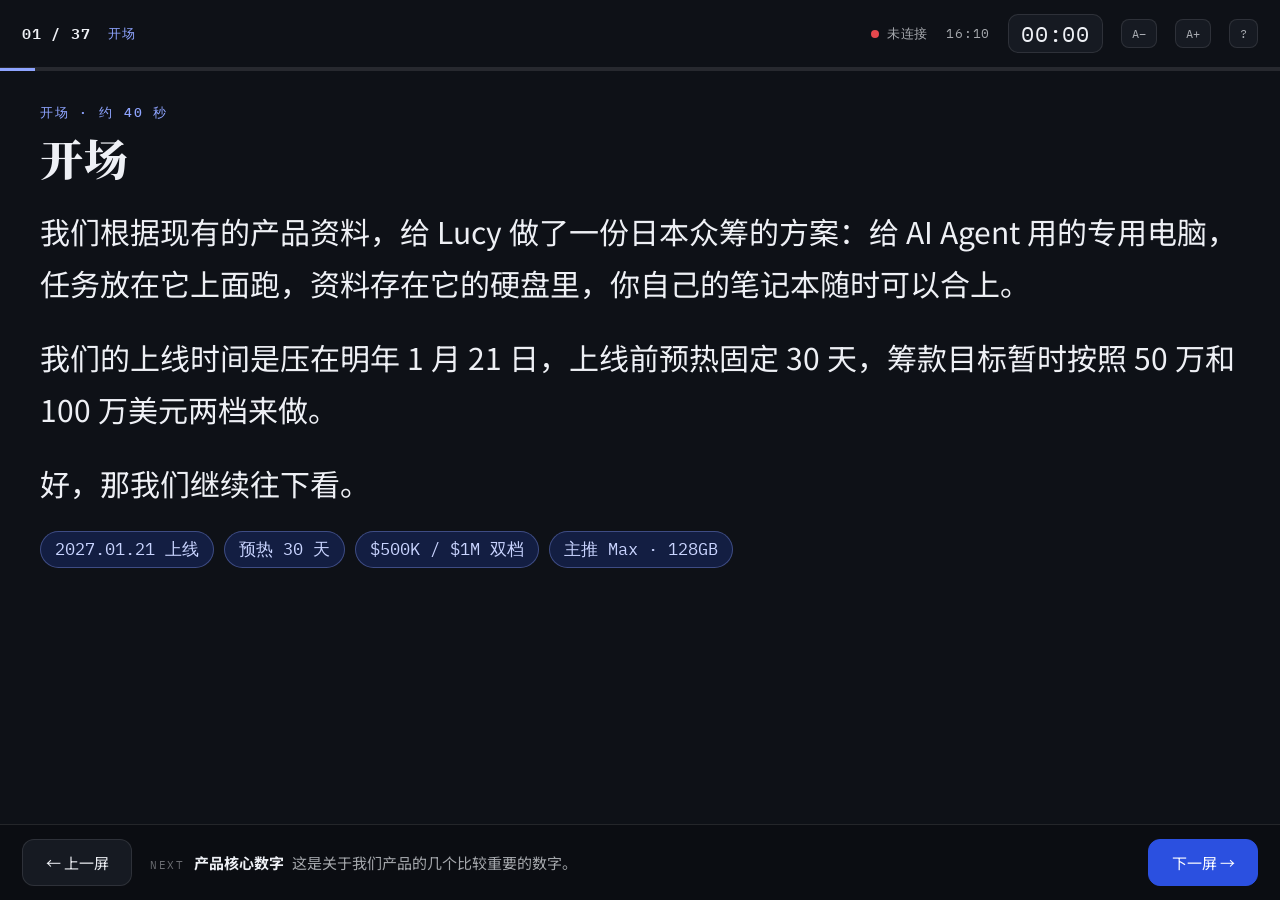
<file: skills/crowdfunding-proposal-site/templates/immersive-bay/presenter.html>
<!DOCTYPE html>
<html lang="zh-CN">
<head>
<meta charset="UTF-8">
<meta name="viewport" content="width=device-width, initial-scale=1.0">
<meta name="robots" content="noindex,nofollow">
<title>演讲者视图 · Lucy AI Studio</title>
<link rel="preconnect" href="https://fonts.googleapis.com">
<link rel="preconnect" href="https://fonts.gstatic.com" crossorigin>
<link href="https://fonts.googleapis.com/css2?family=IBM+Plex+Mono:wght@400;500;600&family=Noto+Sans+SC:wght@400;500;700&family=Noto+Serif+SC:wght@700;900&display=swap" rel="stylesheet">
<style>
:root{--bg:#0E1117;--card:#161A22;--ink:#EEF0F5;--mut:rgba(238,240,245,.68);--faint:rgba(238,240,245,.42);--acc:#8EA4FF;--blue:#2B50E0;--hair:rgba(255,255,255,.1);--fs:30px}
*{box-sizing:border-box;margin:0;padding:0}
html,body{height:100%}
body{background:var(--bg);color:var(--ink);font-family:'Noto Sans SC',-apple-system,'PingFang SC',sans-serif;display:grid;grid-template-rows:auto 1fr auto;overflow:hidden}
button{font:inherit;color:inherit;cursor:pointer}
.top{display:flex;align-items:center;gap:18px;padding:14px 22px;border-bottom:1px solid var(--hair);font-family:'IBM Plex Mono',monospace;font-size:13px;letter-spacing:.06em;color:var(--mut)}
.top .pos{color:var(--ink);font-weight:600;font-size:15px}
.top .ch{color:var(--acc)}
.top .sp{flex:1}
.top .link{display:flex;align-items:center;gap:8px}
.top .link i{width:8px;height:8px;border-radius:50%;background:#E5484D}
.top .link.on i{background:#3DD68C}
.timer{font-size:22px;color:var(--ink);font-variant-numeric:tabular-nums;background:var(--card);border:1px solid var(--hair);border-radius:10px;padding:4px 12px}
.timer.over{color:#FF8A65}
.tb{border:1px solid var(--hair);background:var(--card);border-radius:8px;padding:6px 10px;font-size:12px}
.bar{height:3px;background:var(--hair)}.bar i{display:block;height:100%;background:var(--acc);width:0;transition:width .4s}
main{overflow:auto;padding:34px 40px 30px;display:flex;flex-direction:column;gap:22px}
.title{font-family:'Noto Serif SC',serif;font-weight:900;font-size:calc(var(--fs) * 1.45);line-height:1.2;letter-spacing:-.01em}
.title small{display:block;font-family:'IBM Plex Mono',monospace;font-weight:500;font-size:13px;letter-spacing:.14em;color:var(--acc);margin-bottom:10px}
.script{font-size:var(--fs);line-height:1.75;color:var(--ink);max-width:40em}
.script p+p{margin-top:.7em}
.cues{display:flex;flex-wrap:wrap;gap:10px}
.cues span{font-family:'IBM Plex Mono',monospace;font-size:calc(var(--fs) * .55);background:rgba(43,80,224,.22);border:1px solid rgba(142,164,255,.35);color:#C9D4FF;border-radius:999px;padding:6px 14px}
.dur{font-family:'IBM Plex Mono',monospace;font-size:12px;color:var(--faint)}
.bottom{display:grid;grid-template-columns:auto 1fr auto;gap:18px;align-items:center;padding:14px 22px;border-top:1px solid var(--hair);background:#0B0D12}
.nav{border:1px solid var(--hair);background:var(--card);border-radius:12px;padding:12px 20px;font-size:15px;min-width:110px}
.nav.next{background:var(--blue);border-color:var(--blue);color:#fff}
.next-up{font-size:15px;color:var(--mut);overflow:hidden;white-space:nowrap;text-overflow:ellipsis}
.next-up b{color:var(--ink);font-weight:700;margin-right:8px}
.next-up small{font-family:'IBM Plex Mono',monospace;font-size:11px;letter-spacing:.14em;color:var(--faint);margin-right:10px}
.help{position:fixed;inset:0;background:rgba(0,0,0,.7);display:none;align-items:center;justify-content:center;z-index:9}
.help.show{display:flex}
.help div{background:var(--card);border:1px solid var(--hair);border-radius:16px;padding:28px 32px;font-size:15px;line-height:2.1;max-width:560px}
.help b{font-family:'IBM Plex Mono',monospace;color:var(--acc);display:inline-block;min-width:120px}
.empty{color:var(--mut);font-size:18px;line-height:1.9}
</style>
</head>
<body>
<div>
  <div class="top">
    <span class="pos" id="pos">— / —</span>
    <span class="ch" id="ch">等待方案页连接</span>
    <span class="sp"></span>
    <span class="link" id="link"><i></i><span id="linkTxt">未连接</span></span>
    <span id="clock"></span>
    <span class="timer" id="timer" title="点击开始 / 暂停，双击归零">00:00</span>
    <button class="tb" id="fsDown" title="字号减小">A−</button>
    <button class="tb" id="fsUp" title="字号增大">A+</button>
    <button class="tb" id="helpBtn">?</button>
  </div>
  <div class="bar"><i id="bar"></i></div>
</div>
<main id="main">
  <div class="empty">在方案页按 <b>P</b> 打开本窗口即可自动同步；如果是手动打开的，请先在同一个浏览器里打开方案页。<br>会议里只共享方案页所在的窗口，这个窗口不会被对方看到。</div>
</main>
<div class="bottom">
  <button class="nav" id="prev">← 上一屏</button>
  <div class="next-up" id="nextUp"></div>
  <button class="nav next" id="next">下一屏 →</button>
</div>
<div class="help" id="help"><div>
  <b>→ / 空格 / PgDn</b>下一屏（方案页同步滚动）<br>
  <b>← / PgUp</b>上一屏<br>
  <b>T</b>开始 / 暂停计时，双击计时器归零<br>
  <b>+ / −</b>调整讲稿字号<br>
  <b>F</b>跟随模式：方案页滚到哪，讲稿跟到哪（默认开启）<br>
  <span style="color:var(--mut)">翻页笔一般发送 PgUp / PgDn，焦点在本窗口时可直接用。</span>
</div></div>
<script type="module">
import { NOTES } from './assets/js/notes.js';
const $ = s => document.querySelector(s);
const ch = new BroadcastChannel('lucy-presenter');
let idx = -1, lastSeen = 0, follow = true, hold = 0;
const fmt = s => String(Math.floor(s / 60)).padStart(2, '0') + ':' + String(Math.floor(s % 60)).padStart(2, '0');
const esc = t => t.replace(/[&<>]/g, c => ({ '&': '&amp;', '<': '&lt;', '>': '&gt;' }[c]));

function render(i) {
  if (i < 0 || i >= NOTES.length) return;
  idx = i;
  const n = NOTES[i], nx = NOTES[i + 1];
  $('#pos').textContent = String(i + 1).padStart(2, '0') + ' / ' + NOTES.length;
  $('#ch').textContent = n.ch;
  $('#bar').style.width = ((i + 1) / NOTES.length * 100) + '%';
  $('#main').innerHTML = `<div class="title"><small>${esc(n.ch)} · 约 ${n.sec} 秒</small>${esc(n.t)}</div>
    <div class="script">${n.s.split('\n').map(p => `<p>${esc(p)}</p>`).join('')}</div>
    ${n.cues.length ? `<div class="cues">${n.cues.map(c => `<span>${esc(c)}</span>`).join('')}</div>` : ''}`;
  $('#main').scrollTop = 0;
  $('#nextUp').innerHTML = nx ? `<small>NEXT</small><b>${esc(nx.t)}</b>${esc(nx.s.split('\n')[0])}` : '<small>NEXT</small><b>结束</b>';
  if (!timer.running && timer.t === 0 && i > 0) startTimer();
}
function go(i) { i = Math.max(0, Math.min(NOTES.length - 1, i)); hold = Date.now() + 2600; render(i); ch.postMessage({ type: 'goto', idx: i }); }

ch.onmessage = e => {
  const m = e.data || {};
  if (m.type === 'pos') { lastSeen = Date.now(); if (follow && m.idx !== idx && Date.now() > hold) render(m.idx); }
};
ch.postMessage({ type: 'hello' });
setInterval(() => {
  const on = Date.now() - lastSeen < 4000;
  $('#link').classList.toggle('on', on);
  $('#linkTxt').textContent = on ? (follow ? '已同步' : '已连接 · 手动') : '未连接';
  if (!on) ch.postMessage({ type: 'hello' });
}, 1500);

// timer
const timer = { t: 0, running: false, last: 0 };
function startTimer() { timer.running = true; timer.last = performance.now(); }
function tick(now) {
  if (timer.running) { timer.t += (now - timer.last) / 1000; timer.last = now; }
  const planned = NOTES.reduce((a, n) => a + n.sec, 0);
  const el = $('#timer'); el.textContent = fmt(timer.t); el.classList.toggle('over', timer.t > planned);
  const d = new Date(); $('#clock').textContent = d.toTimeString().slice(0, 5);
  requestAnimationFrame(tick);
}
requestAnimationFrame(tick);
$('#timer').onclick = () => { timer.running ? (timer.running = false) : startTimer(); };
$('#timer').ondblclick = () => { timer.t = 0; timer.running = false; };

// font size
let fs = 30; try { fs = +localStorage.getItem('lucy-presenter-fs') || 30; } catch (e) {}
const setFs = v => { fs = Math.max(18, Math.min(52, v)); document.documentElement.style.setProperty('--fs', fs + 'px'); try { localStorage.setItem('lucy-presenter-fs', fs); } catch (e) {} };
setFs(fs);
$('#fsUp').onclick = () => setFs(fs + 2); $('#fsDown').onclick = () => setFs(fs - 2);
$('#prev').onclick = () => go(idx - 1); $('#next').onclick = () => go(idx + 1);
$('#helpBtn').onclick = () => $('#help').classList.toggle('show');
$('#help').onclick = () => $('#help').classList.remove('show');
addEventListener('keydown', e => {
  if (['ArrowRight', 'PageDown', ' '].includes(e.key)) { e.preventDefault(); go(idx + 1); }
  else if (['ArrowLeft', 'PageUp'].includes(e.key)) { e.preventDefault(); go(idx - 1); }
  else if (e.key === 't' || e.key === 'T') timer.running ? (timer.running = false) : startTimer();
  else if (e.key === '+' || e.key === '=') setFs(fs + 2);
  else if (e.key === '-') setFs(fs - 2);
  else if (e.key === 'f' || e.key === 'F') follow = !follow;
  else if (e.key === '?') $('#help').classList.toggle('show');
});
render(0);
</script>
</body>
</html>
</file>
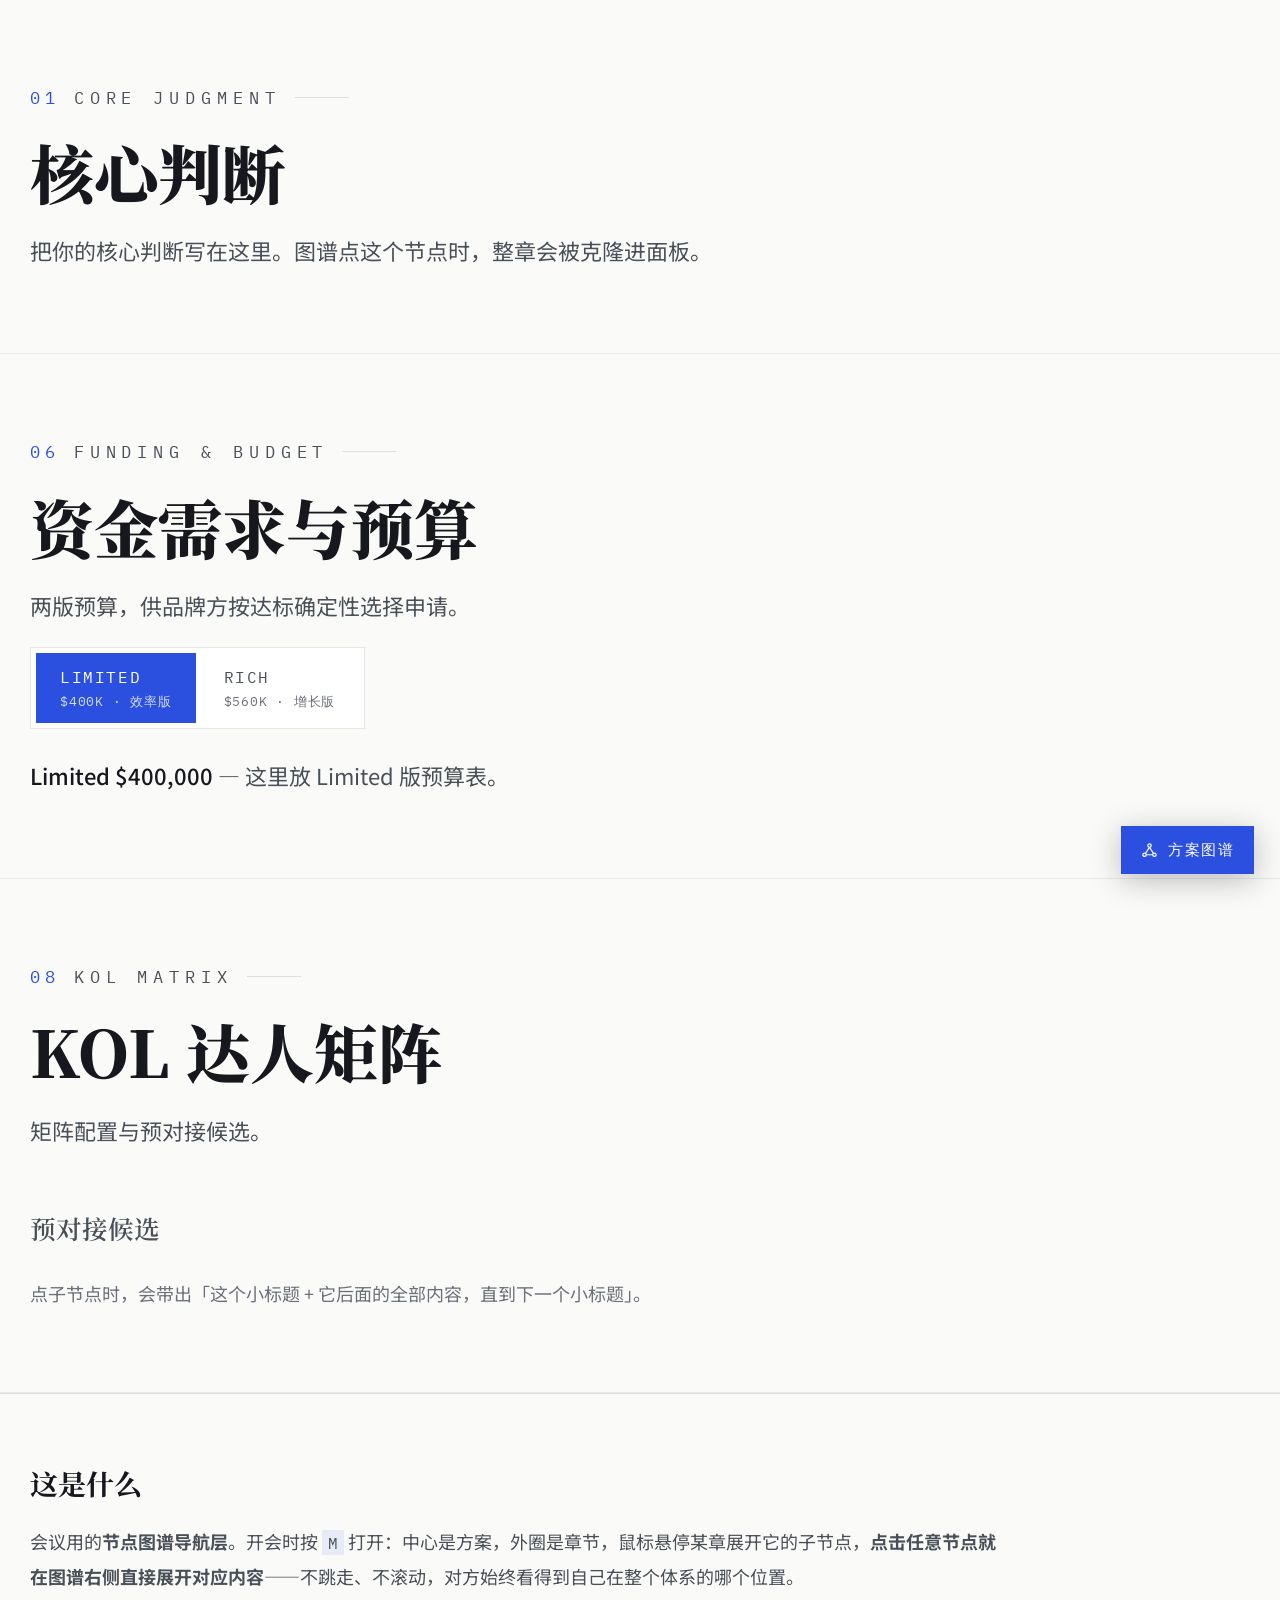
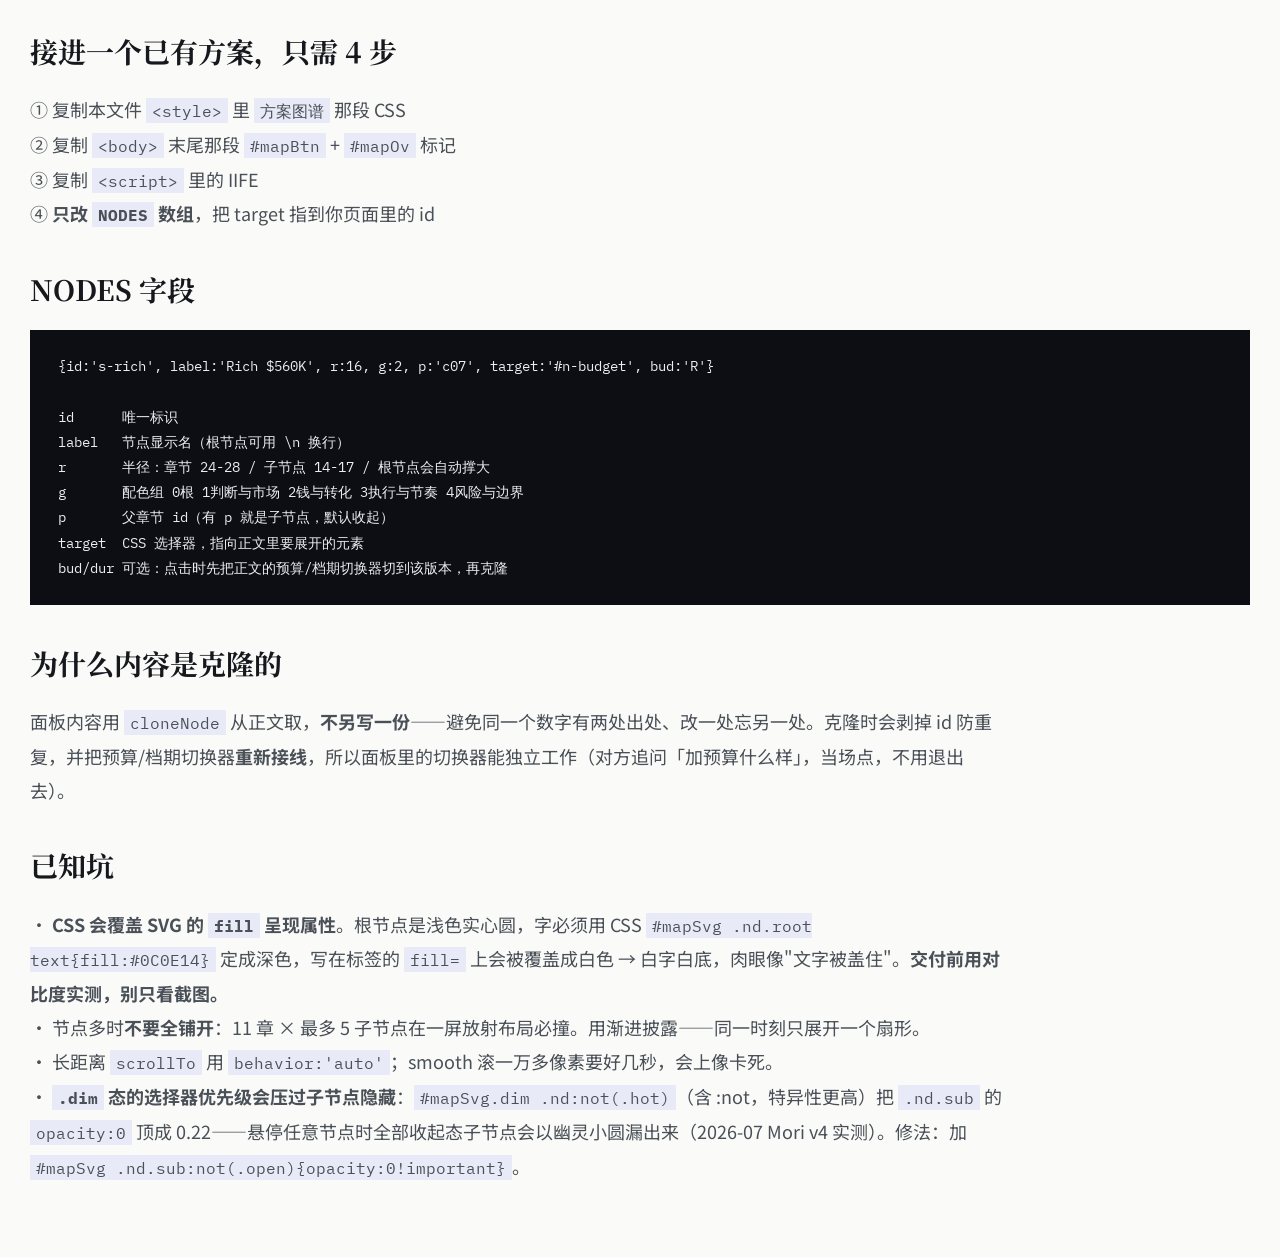
<file: skills/proposal-site-bd/site-base/reference/meeting-graph.html>
<!DOCTYPE html>
<html lang="zh-CN" data-theme="light">
<head>
<meta charset="UTF-8">
<meta name="viewport" content="width=device-width, initial-scale=1.0">
<title>方案图谱 · 会议导航层 — 组件母版</title>
<link rel="preconnect" href="https://fonts.googleapis.com">
<link rel="preconnect" href="https://fonts.gstatic.com" crossorigin>
<link href="https://fonts.googleapis.com/css2?family=IBM+Plex+Mono:wght@400;500&family=Noto+Sans+SC:wght@400;500;700&family=Noto+Serif+SC:wght@600;700;900&display=swap" rel="stylesheet">
<style>
:root{
  --bg:#FAFAF8; --bg2:#FFFFFF;
  --ink:#17181D; --mut:#4A5058; --faint:#6B7079;
  --hair:rgba(23,24,29,.13); --hair2:rgba(23,24,29,.07);
  --acc:#2B50E0; --acc-dim:rgba(43,80,224,.09);
  --metal:#3A3D45; --card:#FFFFFF; --card-bd:rgba(23,24,29,.1);
  --shadow:0 1px 2px rgba(20,22,28,.04),0 14px 36px rgba(20,22,28,.07);
  --neg:#B3543F; --gold:#836636; --teal:#2E7D74;
  --serif:'Noto Serif SC',Georgia,serif;
  --sans:'Noto Sans SC',-apple-system,'PingFang SC',sans-serif;
  --mono:'IBM Plex Mono','SF Mono',monospace;
}
html[data-theme="dark"]{
  --bg:#0C0E14; --bg2:#141720;
  --ink:#ECEDEF; --mut:#B4B9C2; --faint:#8B909B;
  --hair:rgba(236,237,239,.14); --hair2:rgba(236,237,239,.075);
  --acc:#8FA0F2; --acc-dim:rgba(143,160,242,.16);
  --metal:#CDD1D8; --card:rgba(255,255,255,.04); --card-bd:rgba(255,255,255,.1);
  --shadow:0 1px 2px rgba(0,0,0,.2),0 16px 44px rgba(0,0,0,.4);
  --neg:#D07159; --gold:#C6A968; --teal:#6FC0B5;
}
*{margin:0;padding:0;box-sizing:border-box}
body{font-family:var(--sans);background:var(--bg);color:var(--ink);line-height:1.9;-webkit-font-smoothing:antialiased}
.wrap{max-width:1320px;margin:0 auto;padding:0 30px;width:100%}
section.ch{padding:9vh 0;border-bottom:1px solid var(--hair2)}
.eyebrow{font-family:var(--mono);font-size:17.4px;letter-spacing:.28em;color:var(--acc);text-transform:uppercase;display:flex;align-items:center;gap:14px;margin-bottom:22px}
.eyebrow::after{content:"";height:1px;width:54px;background:var(--hair)}
.eyebrow .zh{color:var(--mut);letter-spacing:.34em}
h2.chname{font-family:var(--serif);font-weight:900;font-size:clamp(40px,5vw,72px);line-height:1.1;margin:4px 0 22px}
.sub-t{font-family:var(--serif);font-weight:600;font-size:clamp(24px,2vw,30px);color:var(--mut);margin-top:52px;margin-bottom:24px}
.lede{font-size:22px;line-height:2;color:var(--mut);max-width:44em}
.lede b{color:var(--ink);font-weight:500}
.note{font-size:18px;color:var(--faint);line-height:1.9;max-width:48em}
.rv{opacity:1}
.budtoggle{display:inline-flex;border:1px solid var(--card-bd);background:var(--card);padding:5px;gap:4px;margin-top:20px}
.budtoggle button{font-family:var(--mono);font-size:16px;letter-spacing:.1em;text-transform:uppercase;padding:12px 24px;border:0;background:transparent;color:var(--mut);cursor:pointer;line-height:1.5;text-align:left}
.budtoggle button .bt-sub{display:block;font-size:13px;color:var(--faint);letter-spacing:.06em;margin-top:3px}
.budtoggle button.on{background:var(--acc);color:#fff}
.budtoggle button.on .bt-sub{color:rgba(255,255,255,.8)}
.readme{max-width:1320px;margin:0 auto;padding:7vh 30px;border-top:1px solid var(--hair)}
.readme h3{font-family:var(--serif);font-size:28px;margin:32px 0 14px}
.readme h3:first-child{margin-top:0}
.readme p{font-size:18px;color:var(--mut);max-width:54em;margin-bottom:10px}
.readme pre{background:#0C0E14;color:#ECEDEF;padding:24px 28px;overflow-x:auto;font-family:var(--mono);font-size:14px;line-height:1.8;margin-top:12px}
.readme code{font-family:var(--mono);font-size:.9em;background:var(--acc-dim);padding:2px 6px}
/* ---------- 方案图谱（会议导航层） ---------- */
#mapBtn{position:fixed;right:26px;bottom:26px;z-index:60;display:flex;align-items:center;gap:10px;
  font-family:var(--mono);font-size:15px;letter-spacing:.1em;text-transform:uppercase;
  background:var(--acc);color:#fff;border:0;padding:14px 20px;cursor:pointer;
  box-shadow:0 6px 30px rgba(20,22,28,.28);transition:transform .3s,box-shadow .3s}
#mapBtn:hover{transform:translateY(-2px);box-shadow:0 10px 38px rgba(20,22,28,.36)}
#mapBtn svg{width:17px;height:17px;display:block}
@media print{#mapBtn{display:none}}

#mapOv{position:fixed;inset:0;z-index:70;background:rgba(8,9,14,.97);backdrop-filter:blur(6px);
  opacity:0;visibility:hidden;transition:opacity .45s,visibility 0s .45s;display:flex;flex-direction:column}
#mapOv.on{opacity:1;visibility:visible;transition:opacity .45s,visibility 0s}
#mapOv .mhead{display:flex;justify-content:space-between;align-items:flex-start;padding:26px 34px 0;flex:0 0 auto}
#mapOv .mttl{font-family:var(--serif);font-weight:700;font-size:26px;color:#F2F3F6;line-height:1.4}
#mapOv .mttl small{display:block;font-family:var(--mono);font-size:14px;letter-spacing:.2em;
  color:#8F96A6;text-transform:uppercase;margin-top:8px;font-weight:400}
#mapOv .mclose{font-family:var(--mono);font-size:14px;letter-spacing:.14em;color:#9AA1B0;background:transparent;
  border:1px solid rgba(255,255,255,.2);padding:10px 16px;cursor:pointer;text-transform:uppercase}
#mapOv .mclose:hover{color:#fff;border-color:rgba(255,255,255,.5)}
/* 分栏：左图谱 + 右内容面板 */
#mapBody{flex:1 1 auto;display:flex;min-height:0;position:relative}
#mapStage{flex:1 1 auto;min-width:0;display:flex;transition:flex-basis .5s cubic-bezier(.2,.7,.25,1),max-width .5s cubic-bezier(.2,.7,.25,1)}
#mapOv.split #mapStage{flex:0 0 38%;max-width:38%}
#mapSvg{flex:1 1 auto;width:100%;display:block;cursor:grab}
#mapSvg:active{cursor:grabbing}
#mapSvg .lnk{stroke:rgba(255,255,255,.16);stroke-width:1.2;fill:none;transition:stroke .3s,stroke-width .3s}
#mapSvg .lnk.hot{stroke:var(--acc);stroke-width:2}
#mapSvg .nd{cursor:pointer}
#mapSvg .nd circle{transition:r .3s,fill .3s,stroke .3s,opacity .3s}
#mapSvg .nd text{font-family:var(--sans);fill:#E9EBF0;pointer-events:none;transition:opacity .3s,fill .3s}
/* 根节点是浅色实心圆，字必须是深色（CSS 会覆盖 SVG fill 属性，所以在这里定） */
#mapSvg .nd.root text{fill:#0C0E14}
#mapSvg .nd .halo{fill:none;stroke:var(--acc);opacity:0;transition:opacity .3s}
#mapSvg .nd.active .halo{opacity:1;stroke-width:2.4}
#mapSvg .nd.active circle:not(.halo){fill:rgba(143,160,242,.22)}
#mapSvg .nd.active:not(.root) text{fill:#fff;font-weight:600}
#mapSvg .nd.root.active text{font-weight:700}
#mapSvg .nd:hover .halo,#mapSvg .nd.hot .halo{opacity:.55}
#mapSvg.dim .nd:not(.hot){opacity:.22}
#mapSvg.dim .lnk:not(.hot){opacity:.12}
/* 渐进披露：子节点默认收起贴在父节点上，悬停章节才展开 */
#mapSvg .nd.sub{opacity:0;pointer-events:none;
  transition:opacity .34s cubic-bezier(.2,.7,.25,1),transform .42s cubic-bezier(.2,.7,.25,1)}
#mapSvg .nd.sub.open{opacity:1;pointer-events:auto;transform:none !important}
#mapSvg.dim .nd.sub.open:not(.hot){opacity:.5}
#mapSvg .lnk{opacity:1}
#mapSvg .lnk.child{opacity:0;transition:opacity .34s}
#mapSvg .lnk.child.shown{opacity:1}
#mapOv .mfoot{flex:0 0 auto;padding:0 34px 24px;display:flex;justify-content:space-between;flex-wrap:wrap;gap:14px;
  font-family:var(--mono);font-size:14px;color:#7E8595;letter-spacing:.06em}
#mapOv .mfoot b{color:#B9C0CF;font-weight:400}
#mapOv .mlegend{display:flex;gap:20px;flex-wrap:wrap}
#mapOv .mlegend span{display:flex;align-items:center;gap:8px}
#mapOv .mlegend i{width:11px;height:11px;border-radius:50%;display:inline-block}

/* 内容面板：直接在图谱内展开方案内容（克隆自正文，单一真相源） */
#mapPanel{flex:0 0 0;max-width:0;overflow:hidden;opacity:0;
  transition:flex-basis .5s cubic-bezier(.2,.7,.25,1),max-width .5s cubic-bezier(.2,.7,.25,1),opacity .35s;
  display:flex;flex-direction:column;border-left:1px solid rgba(255,255,255,.14)}
#mapOv.split #mapPanel{flex:0 0 62%;max-width:62%;opacity:1}
#mapPanel .php{flex:0 0 auto;display:flex;justify-content:space-between;align-items:center;gap:16px;
  padding:18px 30px;border-bottom:1px solid rgba(255,255,255,.12)}
#mapPanel .ptitle{font-family:var(--serif);font-weight:700;font-size:24px;color:#F2F3F6;line-height:1.35}
#mapPanel .ptitle small{display:block;font-family:var(--mono);font-size:13.5px;letter-spacing:.18em;
  color:#8992A6;text-transform:uppercase;margin-top:6px;font-weight:400}
#mapPanel .pacts{display:flex;gap:10px;flex:0 0 auto}
#mapPanel .pacts button{font-family:var(--mono);font-size:13.5px;letter-spacing:.1em;color:#9AA1B0;
  background:transparent;border:1px solid rgba(255,255,255,.2);padding:9px 14px;cursor:pointer;white-space:nowrap}
#mapPanel .pacts button:hover{color:#fff;border-color:rgba(255,255,255,.5)}
#mapBox{flex:1 1 auto;overflow-y:auto;overscroll-behavior:contain;padding:26px 30px 40px;
  /* 面板内沿用设计系统的深色 token，克隆进来的正文自动适配 */
  --bg:#0C0E14; --bg2:#141720; --ink:#ECEDEF; --mut:#B4B9C2; --faint:#8B909B;
  --hair:rgba(236,237,239,.14); --hair2:rgba(236,237,239,.075);
  --acc:#8FA0F2; --acc-dim:rgba(143,160,242,.16);
  --metal:#CDD1D8; --card:rgba(255,255,255,.045); --card-bd:rgba(255,255,255,.1);
  --shadow:0 1px 2px rgba(0,0,0,.2),0 16px 44px rgba(0,0,0,.4);
  --neg:#D07159; --gold:#C6A968; --teal:#6FC0B5;
  color:var(--ink)}
#mapBox::-webkit-scrollbar{width:9px}
#mapBox::-webkit-scrollbar-thumb{background:rgba(255,255,255,.16)}
#mapBox .wrap{max-width:none;padding:0}
#mapBox section.ch{padding:0}
#mapBox .chname{font-size:clamp(30px,3vw,42px);margin:0 0 16px}
#mapBox .sub-t{margin-top:34px;font-size:clamp(21px,1.7vw,26px)}
#mapBox .sub-t:first-child{margin-top:0}
#mapBox .eyebrow{display:none}
#mapBox .rv{opacity:1 !important;transform:none !important}
#mapBox .scene-img{height:clamp(200px,26vh,300px)}
#mapBox .gwrap{max-width:100%}
#mapBox .tiers{grid-template-columns:repeat(2,1fr)}
#mapBox .tiers .tier:last-child{grid-column:span 2}
#mapBox .funnel,#mapBox .assets5{grid-template-columns:repeat(2,1fr)}
#mapBox .kolgrid,#mapBox .adtiles,#mapBox .audlayers,#mapBox .proof,#mapBox .mgrid,#mapBox .anchors,
#mapBox .risks,#mapBox .align2,#mapBox .vgrid,#mapBox .adpies,#mapBox .rnotes,#mapBox .launchgrid{grid-template-columns:repeat(2,1fr)}
#mapBox .audgrid{grid-template-columns:1fr}
#mapBox .mixrow{grid-template-columns:1fr;gap:20px}
#mapBox .tl2-wk{grid-template-columns:26px 1fr}
#mapBox .tl2::before{left:8px;transform:none}
#mapBox .tl2-wk .dot{grid-column:1;justify-self:start}
#mapBox .tl2-wk.l .card,#mapBox .tl2-wk.r .card{grid-column:2;text-align:left}
@media(max-width:1100px){
  #mapOv.split #mapStage{flex:0 0 0;max-width:0;overflow:hidden}
  #mapOv.split #mapPanel{flex:1 1 100%;max-width:100%;border-left:0}
  #mapBox .tiers,#mapBox .funnel,#mapBox .assets5,#mapBox .kolgrid,#mapBox .adtiles,#mapBox .audlayers,
  #mapBox .proof,#mapBox .mgrid,#mapBox .anchors,#mapBox .risks,#mapBox .align2,#mapBox .vgrid,
  #mapBox .adpies,#mapBox .rnotes,#mapBox .launchgrid{grid-template-columns:1fr}
  #mapBox .tiers .tier:last-child{grid-column:span 1}
}
@media(max-width:820px){
  #mapBtn{right:16px;bottom:16px;padding:12px 15px;font-size:13.5px}
  #mapOv .mttl{font-size:20px}
  #mapOv .mfoot{font-size:13px}
}

</style>
</head>
<body>
<div class="content">

<!-- ==== 演示用正文：真实项目里这里就是方案的各个章节 ==== -->
<section class="ch" id="c01"><div class="wrap">
  <div class="eyebrow">01 <span class="zh">Core Judgment</span></div>
  <h2 class="chname">核心判断</h2>
  <p class="lede">把你的核心判断写在这里。图谱点这个节点时，整章会被克隆进面板。</p>
</div></section>

<section class="ch" id="c07"><div class="wrap">
  <div class="eyebrow">06 <span class="zh">Funding &amp; Budget</span></div>
  <h2 class="chname">资金需求与预算</h2>
  <p class="lede">两版预算，供品牌方按达标确定性选择申请。</p>
  <div class="budtoggle" id="n-budget" role="tablist">
    <button class="on" data-bud="L">Limited<span class="bt-sub">$400K · 效率版</span></button>
    <button data-bud="R">Rich<span class="bt-sub">$560K · 增长版</span></button>
  </div>
  <div id="budL"><p class="lede" style="margin-top:24px"><b>Limited $400,000</b> — 这里放 Limited 版预算表。</p></div>
  <div id="budR" style="display:none"><p class="lede" style="margin-top:24px"><b>Rich $560,000</b> — 这里放 Rich 版预算表。</p></div>
</div></section>

<section class="ch" id="c09"><div class="wrap">
  <div class="eyebrow">08 <span class="zh">KOL Matrix</span></div>
  <h2 class="chname">KOL 达人矩阵</h2>
  <p class="lede">矩阵配置与预对接候选。</p>
  <h3 class="sub-t" id="n-kolcand">预对接候选</h3>
  <p class="note">点子节点时，会带出「这个小标题 + 它后面的全部内容，直到下一个小标题」。</p>
</div></section>

</div>

<div class="readme">
  <h3>这是什么</h3>
  <p>会议用的<b>节点图谱导航层</b>。开会时按 <code>M</code> 打开：中心是方案，外圈是章节，鼠标悬停某章展开它的子节点，<b>点击任意节点就在图谱右侧直接展开对应内容</b>——不跳走、不滚动，对方始终看得到自己在整个体系的哪个位置。</p>
  <h3>接进一个已有方案，只需 4 步</h3>
  <p>① 复制本文件 <code>&lt;style&gt;</code> 里 <code>方案图谱</code> 那段 CSS<br>
     ② 复制 <code>&lt;body&gt;</code> 末尾那段 <code>#mapBtn</code> + <code>#mapOv</code> 标记<br>
     ③ 复制 <code>&lt;script&gt;</code> 里的 IIFE<br>
     ④ <b>只改 <code>NODES</code> 数组</b>，把 target 指到你页面里的 id</p>
  <h3>NODES 字段</h3>
  <pre>{id:'s-rich', label:'Rich $560K', r:16, g:2, p:'c07', target:'#n-budget', bud:'R'}

id      唯一标识
label   节点显示名（根节点可用 \n 换行）
r       半径：章节 24-28 / 子节点 14-17 / 根节点会自动撑大
g       配色组 0根 1判断与市场 2钱与转化 3执行与节奏 4风险与边界
p       父章节 id（有 p 就是子节点，默认收起）
target  CSS 选择器，指向正文里要展开的元素
bud/dur 可选：点击时先把正文的预算/档期切换器切到该版本，再克隆</pre>
  <h3>为什么内容是克隆的</h3>
  <p>面板内容用 <code>cloneNode</code> 从正文取，<b>不另写一份</b>——避免同一个数字有两处出处、改一处忘另一处。克隆时会剥掉 id 防重复，并把预算/档期切换器<b>重新接线</b>，所以面板里的切换器能独立工作（对方追问「加预算什么样」，当场点，不用退出去）。</p>
  <h3>已知坑</h3>
  <p>· <b>CSS 会覆盖 SVG 的 <code>fill</code> 呈现属性</b>。根节点是浅色实心圆，字必须用 CSS <code>#mapSvg .nd.root text{fill:#0C0E14}</code> 定成深色，写在标签的 <code>fill=</code> 上会被覆盖成白色 → 白字白底，肉眼像"文字被盖住"。<b>交付前用对比度实测，别只看截图。</b><br>
     · 节点多时<b>不要全铺开</b>：11 章 × 最多 5 子节点在一屏放射布局必撞。用渐进披露——同一时刻只展开一个扇形。<br>
     · 长距离 <code>scrollTo</code> 用 <code>behavior:'auto'</code>；smooth 滚一万多像素要好几秒，会上像卡死。<br>
     · <b><code>.dim</code> 态的选择器优先级会压过子节点隐藏</b>：<code>#mapSvg.dim .nd:not(.hot)</code>（含 :not，特异性更高）把 <code>.nd.sub</code> 的 <code>opacity:0</code> 顶成 0.22——悬停任意节点时全部收起态子节点会以幽灵小圆漏出来（2026-07 Mori v4 实测）。修法：加 <code>#mapSvg .nd.sub:not(.open){opacity:0!important}</code>。</p>
</div>

<!-- ============ 方案图谱（会议导航层） ============ -->
<button id="mapBtn" aria-label="打开方案图谱">
  <svg viewBox="0 0 24 24" fill="none" stroke="currentColor" stroke-width="1.7">
    <circle cx="12" cy="5" r="2.4"/><circle cx="5" cy="18" r="2.4"/><circle cx="19" cy="18" r="2.4"/>
    <path d="M12 7.4 6.6 15.8M12 7.4l5.4 8.4M7.4 18h9.2"/>
  </svg>
  方案图谱
</button>

<div id="mapOv" role="dialog" aria-label="方案结构图谱">
  <div class="mhead">
    <div class="mttl">示例方案 · 方案图谱母版<small>点击任意节点，内容在右侧直接展开</small></div>
    <button class="mclose">关闭 ESC</button>
  </div>
  <div id="mapBody">
    <div id="mapStage"><svg id="mapSvg"></svg></div>
    <div id="mapPanel">
      <div class="php">
        <div class="ptitle" id="pTitle">—<small id="pKicker"></small></div>
        <div class="pacts">
          <button id="pDeck">在方案中查看</button>
          <button id="pBack">返回总览</button>
        </div>
      </div>
      <div id="mapBox"></div>
    </div>
  </div>
  <div class="mfoot">
    <div class="mlegend">
      <span><i style="background:#8FA0F2"></i>判断与市场</span>
      <span><i style="background:#6FC0B5"></i>钱与转化</span>
      <span><i style="background:#C6A968"></i>执行与节奏</span>
      <span><i style="background:#D07159"></i>风险与边界</span>
    </div>
    <div><b>M</b> 开关图谱 · <b>点节点</b> 在右侧展开 · 预算/档期节点会自动切到对应版本</div>
  </div>
</div>

<script>
/* ---- 演示用：正文里的预算切换器（真实方案里你已经有这段） ---- */
(function(){
  const tog=document.querySelector('.budtoggle'); if(!tog) return;
  tog.querySelectorAll('button').forEach(b=>b.addEventListener('click',()=>{
    tog.querySelectorAll('button').forEach(x=>x.classList.toggle('on',x===b));
    const isR=b.dataset.bud==='R';
    document.getElementById('budR').style.display=isR?'block':'none';
    document.getElementById('budL').style.display=isR?'none':'block';
  }));
})();

/* ---- 方案图谱（会议导航层） ---- */
(function(){
  const NODES=[
    {id:'root',label:'示例方案\n方案图谱母版',r:40,g:0,target:'#c01'},
    {id:'c01',label:'核心判断',r:26,g:1,target:'#c01'},
    {id:'c07',label:'资金与预算',r:28,g:2,target:'#c07'},
    {id:'c09',label:'KOL 矩阵',r:26,g:3,target:'#c09'},
    // 子节点：有 p 就默认收起，悬停父章节才展开
    {id:'s-lim',label:'Limited $400K',r:16,g:2,p:'c07',target:'#n-budget',bud:'L'},
    {id:'s-rich',label:'Rich $560K',r:16,g:2,p:'c07',target:'#n-budget',bud:'R'},
    {id:'s-cand',label:'预对接候选',r:15,g:3,p:'c09',target:'#n-kolcand'}
  ];
  const COLOR={0:'#F2F3F6',1:'#8FA0F2',2:'#6FC0B5',3:'#C6A968',4:'#D07159'};
  const svg=document.getElementById('mapSvg'), ov=document.getElementById('mapOv'), btn=document.getElementById('mapBtn');
  if(!svg||!ov||!btn) return;
  const byId=Object.fromEntries(NODES.map(n=>[n.id,n]));
  const chapters=NODES.filter(n=>n.g>0&&!n.p);

  function layout(W,H){
    const cx=W/2, cy=H/2;
    const R1=Math.min(W,H)*0.285, R2=Math.min(W,H)*0.42;
    byId.root.x=cx; byId.root.y=cy;
    // 章节按组顺序均匀铺一圈，起始角让"判断"在上方
    chapters.forEach((n,i)=>{
      const a=-Math.PI/2 + (i/chapters.length)*Math.PI*2;
      n.x=cx+Math.cos(a)*R1; n.y=cy+Math.sin(a)*R1; n.a=a;
    });
    // 子节点：同一时刻只展开一个章节的扇形，故可用大张角、不会与邻章相撞
    chapters.forEach(par=>{
      const kids=NODES.filter(k=>k.p===par.id);
      if(!kids.length) return;
      const spread=Math.min(0.34+kids.length*0.13, 1.30);
      kids.forEach((k,j)=>{
        const t=kids.length===1?0:(j/(kids.length-1)-0.5);
        const a=par.a + t*spread;
        const rr=R2*(kids.length>3 && j%2 ? 1.17 : 1);
        k.x=cx+Math.cos(a)*rr; k.y=cy+Math.sin(a)*rr;
        // 收进画布：标签在圆下方，底部要多留一点
        const m=k.r+14;
        k.x=Math.max(m, Math.min(W-m, k.x));
        k.y=Math.max(m, Math.min(H-m-20, k.y));
        k.px=par.x; k.py=par.y;   // 收起时贴回父节点
      });
    });
  }

  function render(){
    const W=svg.clientWidth||innerWidth, H=svg.clientHeight||(innerHeight-190);
    svg.setAttribute('viewBox',`0 0 ${W} ${H}`);
    layout(W,H);
    let out='';
    NODES.filter(n=>n.id!=='root').forEach(n=>{
      const par=n.p?byId[n.p]:byId.root;
      out+=`<path class="lnk${n.p?' child':''}" data-a="${n.id}" data-b="${par.id}" d="M${par.x.toFixed(1)} ${par.y.toFixed(1)} Q ${((par.x+n.x)/2).toFixed(1)} ${((par.y+n.y)/2+14).toFixed(1)} ${n.x.toFixed(1)} ${n.y.toFixed(1)}"/>`;
    });
    NODES.forEach(n=>{
      const c=COLOR[n.g], isRoot=n.id==='root', sub=!!n.p;
      const fs=isRoot?16:(sub?14.5:17);
      const lines=n.label.split('\n');
      const ty=n.y+n.r+(isRoot?0:fs+5);
      let txt='';
      if(isRoot){
        lines.forEach((L,i)=>{ txt+=`<text x="${n.x}" y="${n.y+(i-(lines.length-1)/2)*20+6}" text-anchor="middle" font-size="${fs}" font-weight="700" fill="#0C0E14">${L}</text>`; });
      }else{
        txt=`<text x="${n.x}" y="${ty}" text-anchor="middle" font-size="${fs}" font-weight="${sub?400:500}">${n.label}</text>`;
      }
      const cls='nd'+(sub?' sub':'')+(isRoot?' root':'');
      const tf=sub?` transform="translate(${(n.px-n.x).toFixed(1)},${(n.py-n.y).toFixed(1)}) scale(.5)" transform-origin="${n.x} ${n.y}"`:'';
      out+=`<g class="${cls}" data-id="${n.id}" data-p="${n.p||''}" data-target="${n.target||''}" ${n.bud?`data-bud="${n.bud}"`:''} ${n.dur?`data-dur="${n.dur}"`:''}${tf}>
        <circle class="halo" cx="${n.x}" cy="${n.y}" r="${n.r+9}" stroke-width="1.5"/>
        <circle cx="${n.x}" cy="${n.y}" r="${n.r}" fill="${isRoot?c:'rgba(12,14,20,.9)'}" stroke="${c}" stroke-width="${sub?1.4:2}"/>
        ${txt}</g>`;
    });
    svg.innerHTML=out;
    fitRoot();
    openChap=null;
    bind();
  }


  /* ---- 内容面板：把正文克隆进图谱，单一真相源 ---- */
  const panel=document.getElementById('mapPanel'), box=document.getElementById('mapBox');
  const pT=document.getElementById('pTitle'), pK=document.getElementById('pKicker');
  let curNode=null;

  function collect(sel){
    const el=document.querySelector(sel);
    if(!el) return [];
    if(el.tagName==='SECTION'){
      const w=el.querySelector('.wrap');
      return w?[...w.children]:[el];
    }
    // 标题/容器：带上它后面的兄弟，直到下一个小标题或章节标题
    const out=[el];
    let n=el.nextElementSibling;
    while(n && !n.classList.contains('sub-t') && !n.classList.contains('chname') && !n.classList.contains('eyebrow')){
      out.push(n); n=n.nextElementSibling;
    }
    return out;
  }

  function rebindClones(){
    // 克隆进来的预算/档期切换器要能在面板里独立工作
    const wire=(togSel,btnAttr,map)=>{
      const tog=box.querySelector(togSel); if(!tog) return;
      tog.querySelectorAll('button').forEach(b=>{
        b.addEventListener('click',()=>{
          tog.querySelectorAll('button').forEach(x=>x.classList.toggle('on',x===b));
          Object.entries(map).forEach(([key,id])=>{
            const t=box.querySelector('#'+id) || box.querySelector('[data-clone="'+id+'"]');
            if(t) t.style.display = (b.dataset[btnAttr]===key)?'block':'none';
          });
        });
      });
    };
    wire('.budtoggle','bud',{L:'budL',R:'budR'});
    wire('.durtoggle','dur',{'30':'dur30','45':'dur45'});
  }

  function showNode(id){
    const n=byId[id]; if(!n) return;
    curNode=id;
    if(id==='root'){ backToMap(); return; }
    // 预算/档期节点：先把主文档切到对应版本，克隆才会带对内容
    if(n.bud){ const b=[...document.querySelectorAll('.budtoggle button')].find(x=>x.dataset.bud===n.bud); if(b) b.click(); }
    if(n.dur){ const b=[...document.querySelectorAll('.durtoggle button')].find(x=>x.dataset.dur===n.dur); if(b) b.click(); }

    const parts=collect(n.target);
    box.innerHTML='';
    parts.forEach(el=>{
      const c=el.cloneNode(true);
      // 去掉 id 防重复；保留一个 data-clone 供面板内切换器定位
      c.querySelectorAll?.('[id]').forEach(x=>{ x.dataset.clone=x.id; x.removeAttribute('id'); });
      if(c.id){ c.dataset.clone=c.id; c.removeAttribute('id'); }
      c.querySelectorAll?.('.rv,.converge').forEach(x=>x.classList.add('in'));
      c.classList?.add('in');
      box.appendChild(c);
    });
    rebindClones();
    box.scrollTop=0;
    const par=n.p?byId[n.p]:null;
    pT.childNodes[0].nodeValue=n.label.replace('\n',' · ');
    pK.textContent=par?par.label:'章节';
    ov.classList.add('split');
    requestAnimationFrame(()=>{ render(); markActive(id); });
  }

  function markActive(id){
    svg.querySelectorAll('.nd').forEach(x=>x.classList.toggle('active',x.dataset.id===id));
    const n=byId[id];
    if(n&&n.p) openFan(n.p);
  }

  function backToMap(){
    ov.classList.remove('split'); curNode=null;
    svg.querySelectorAll('.nd.active').forEach(x=>x.classList.remove('active'));
    setTimeout(()=>render(),260);
  }
  document.getElementById('pBack').addEventListener('click',backToMap);
  document.getElementById('pDeck').addEventListener('click',()=>{
    const n=curNode?byId[curNode]:null; if(!n) return;
    close();
    const el=document.querySelector(n.target); if(!el) return;
    setTimeout(()=>{
      let p=el; while(p&&p!==document.body){ if(p.classList?.contains('rv')) p.classList.add('in'); p=p.parentElement; }
      el.querySelectorAll?.('.rv').forEach(e=>e.classList.add('in'));
      scrollTo({top:el.getBoundingClientRect().top+scrollY-96,behavior:'auto'});
      el.animate?.([{boxShadow:'0 0 0 0 rgba(43,80,224,0)'},{boxShadow:'0 0 0 6px rgba(43,80,224,.28)'},{boxShadow:'0 0 0 0 rgba(43,80,224,0)'}],{duration:1100,easing:'ease-out'});
    },200);
  });

  let closeT=null, openChap=null;
  function openFan(chap){
    if(chap===openChap) return;
    openChap=chap;
    svg.querySelectorAll('.nd.sub').forEach(g=>g.classList.toggle('open', g.dataset.p===chap));
    svg.querySelectorAll('.lnk').forEach(l=>{
      const child=byId[l.dataset.a];
      if(child&&child.p) l.classList.toggle('shown', child.p===chap);
    });
  }


  /* 根节点按文字自动撑圆：换项目换名字都不会再溢出 */
  function fitRoot(){
    const g=svg.querySelector('.nd.root'); if(!g) return;
    const ts=[...g.querySelectorAll('text')];
    if(!ts.length) return;
    let w=0; ts.forEach(t=>{ try{ w=Math.max(w,t.getComputedTextLength()); }catch(e){} });
    if(!w) return;
    const fs=parseFloat(getComputedStyle(ts[0]).fontSize)||16;
    const h=(ts.length-1)*20+fs;                        // 文字块高度
    const need=Math.sqrt((w/2)**2+(h/2)**2)+10;         // 外接圆 + 内边距
    const n=byId.root;
    const r=Math.max(n.r, Math.ceil(need));
    if(r===n.r && g.dataset.fit) return;
    g.dataset.fit='1';
    g.querySelector('circle:not(.halo)').setAttribute('r', r);
    g.querySelector('.halo').setAttribute('r', r+9);
  }

  function bind(){
    svg.querySelectorAll('.nd').forEach(g=>{
      const id=g.dataset.id;
      g.addEventListener('mouseenter',()=>{
        clearTimeout(closeT);
        const n=byId[id];
        const chap = n.p || (n.id==='root'?null:n.id);   // 当前聚焦的章节
        openFan(chap);
        const keep=new Set([id]);
        if(n.p) keep.add(n.p); else keep.add('root');
        NODES.filter(k=>k.p===id).forEach(k=>keep.add(k.id));
        svg.classList.add('dim');
        svg.querySelectorAll('.nd').forEach(x=>x.classList.toggle('hot',keep.has(x.dataset.id)));
        svg.querySelectorAll('.lnk').forEach(l=>l.classList.toggle('hot',keep.has(l.dataset.a)&&keep.has(l.dataset.b)));
      });
      g.addEventListener('mouseleave',()=>{
        svg.classList.remove('dim');
        svg.querySelectorAll('.hot').forEach(x=>x.classList.remove('hot'));
        closeT=setTimeout(()=>openFan(null),260);
      });
      g.addEventListener('click',()=>{ showNode(id); });
    });
  }

  function open(){ ov.classList.add('on'); render(); }
  function close(){ ov.classList.remove('on'); ov.classList.remove('split'); curNode=null; }
  btn.addEventListener('click',open);
  ov.querySelector('.mclose').addEventListener('click',close);
  ov.addEventListener('click',e=>{ if(e.target===ov) close(); });
  addEventListener('keydown',e=>{
    if(e.key==='Escape') close();
    else if((e.key==='m'||e.key==='M')&&!/input|textarea/i.test((e.target.tagName||''))) ov.classList.contains('on')?close():open();
  });
  addEventListener('resize',()=>{ if(ov.classList.contains('on')) render(); });
})();
</script>
</body>
</html>
</file>
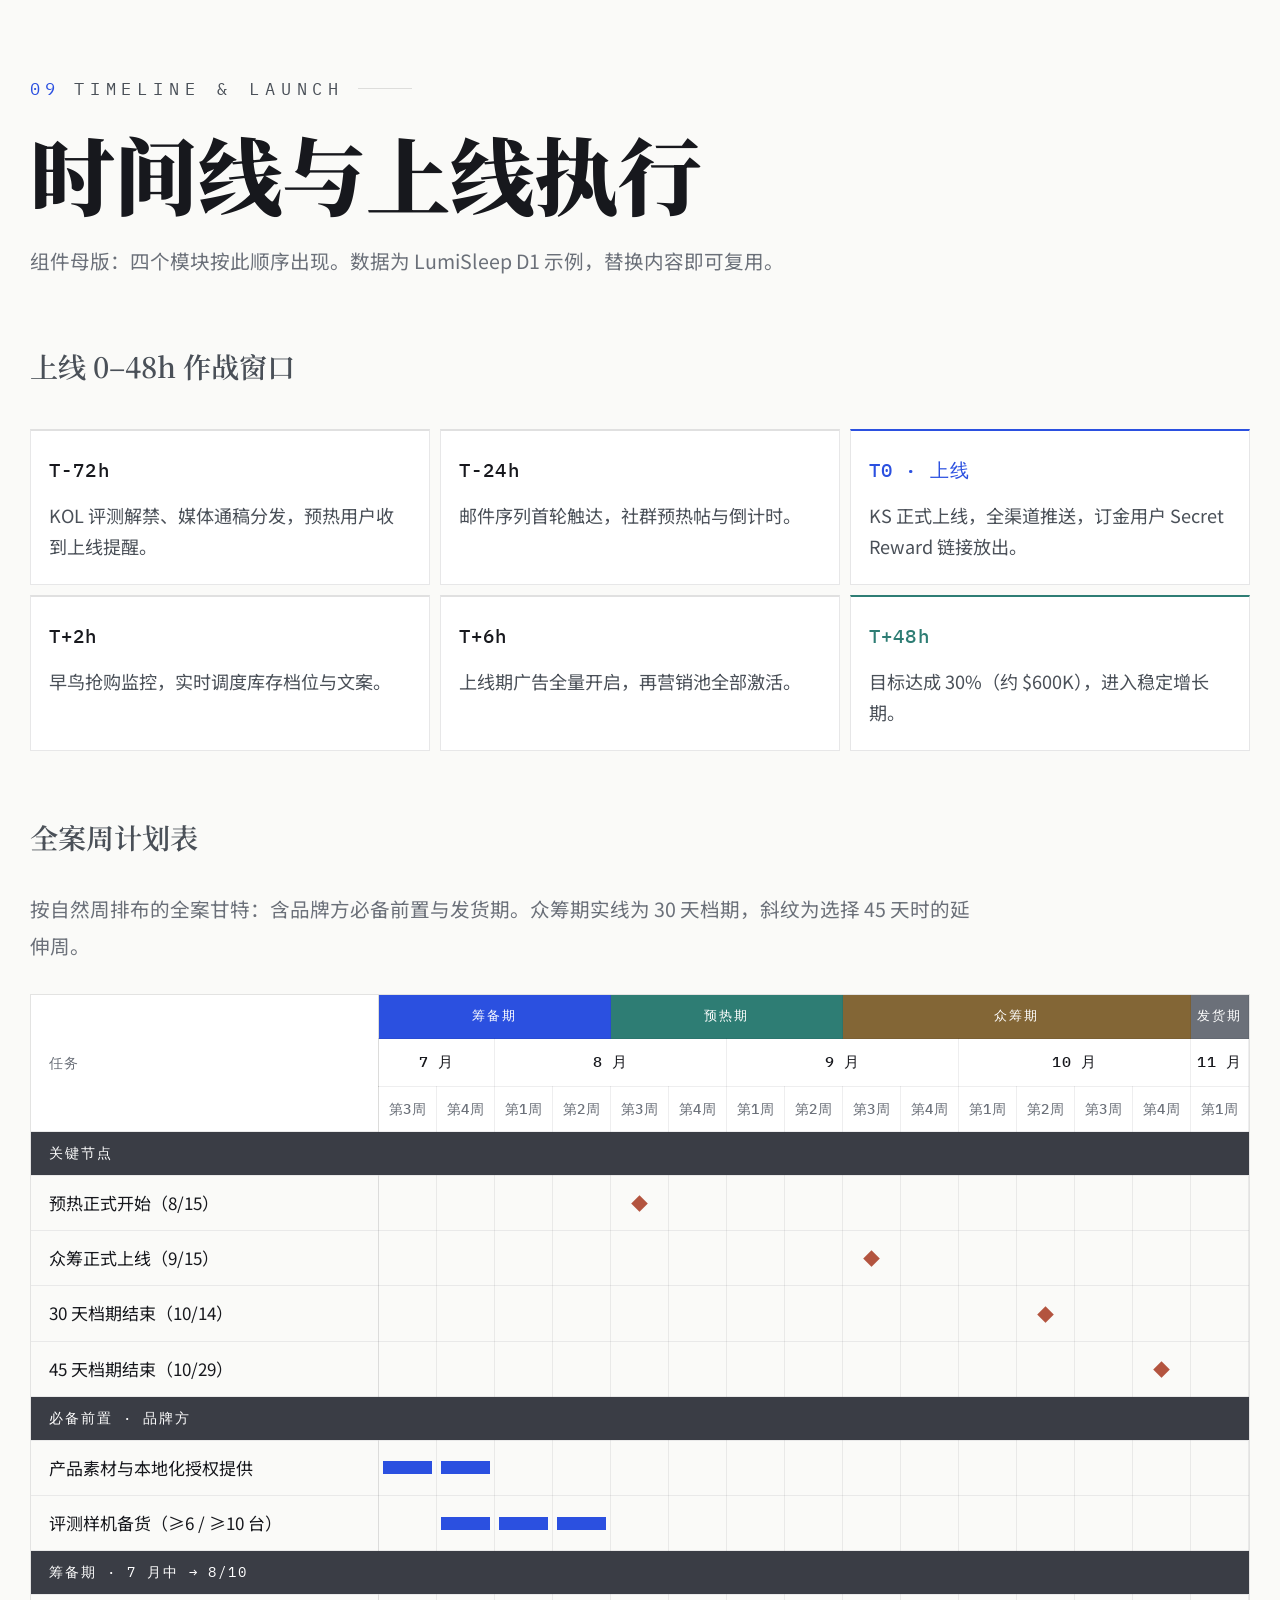
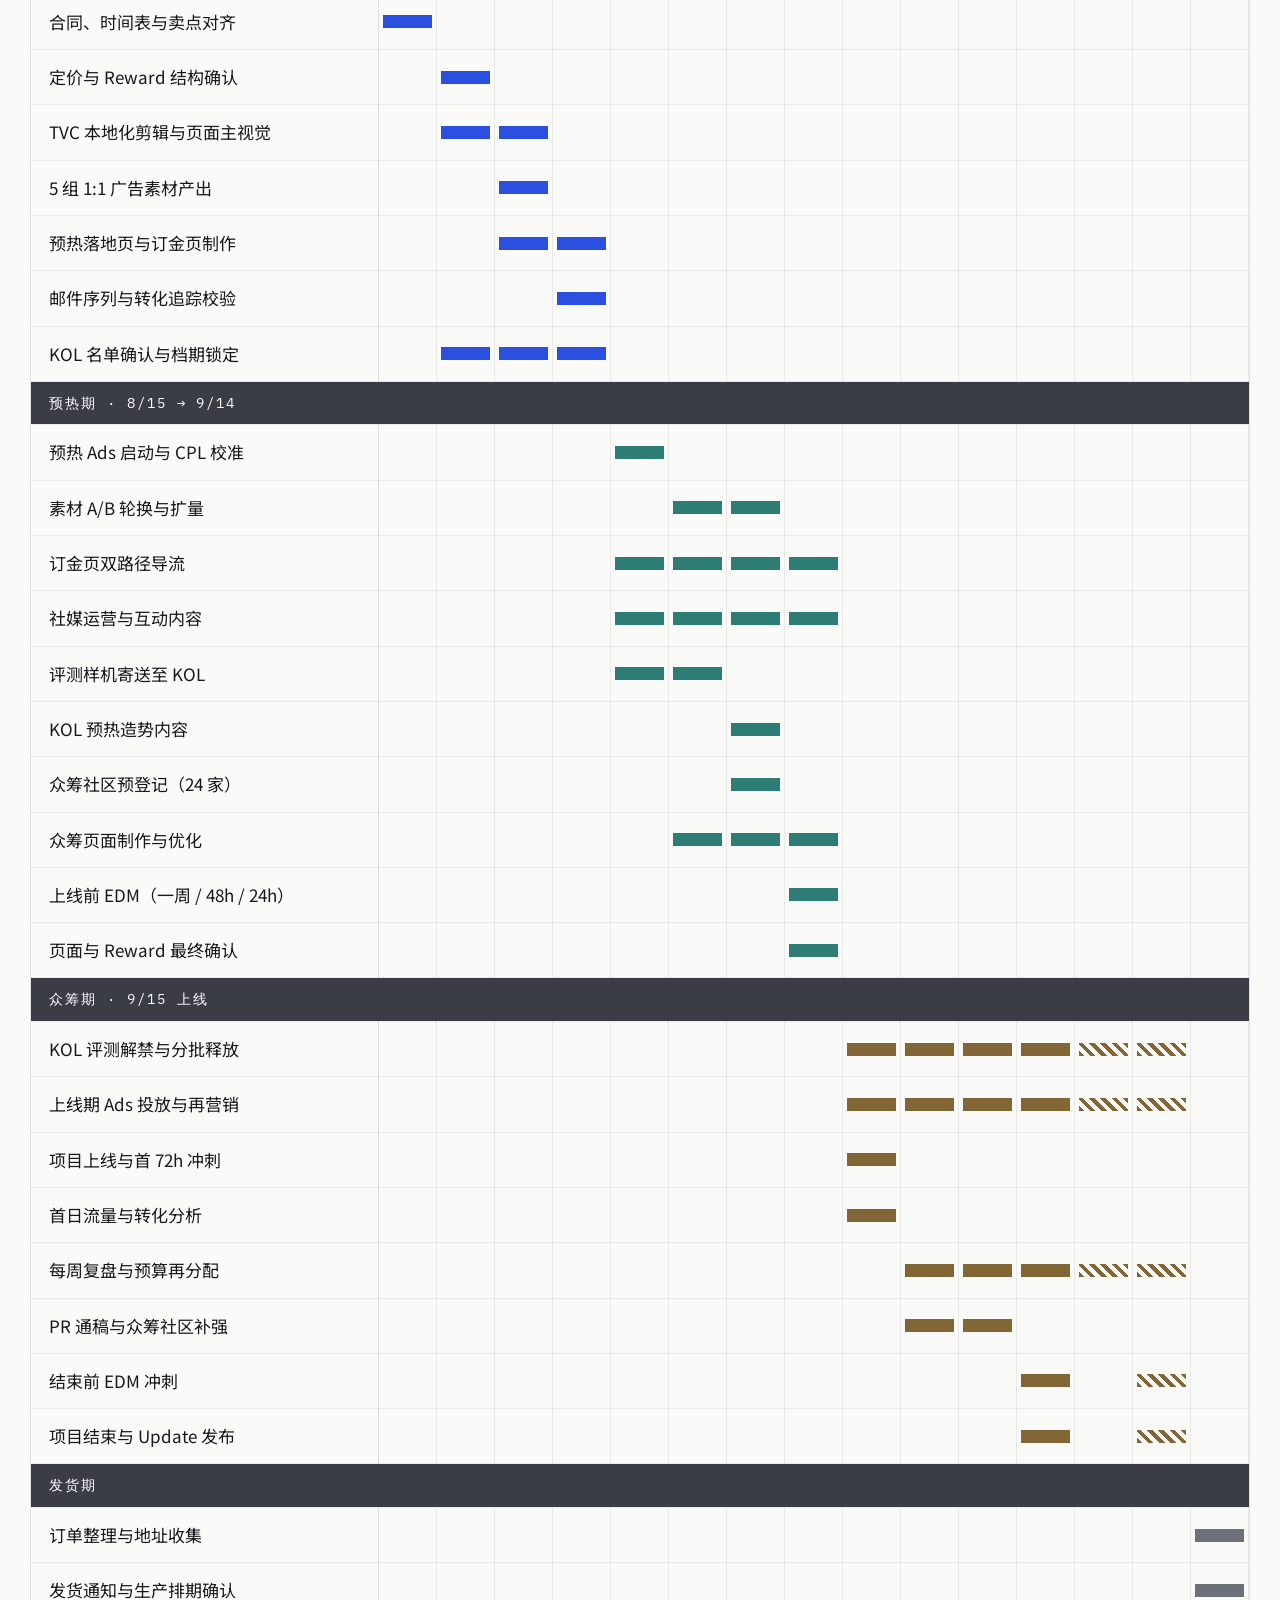
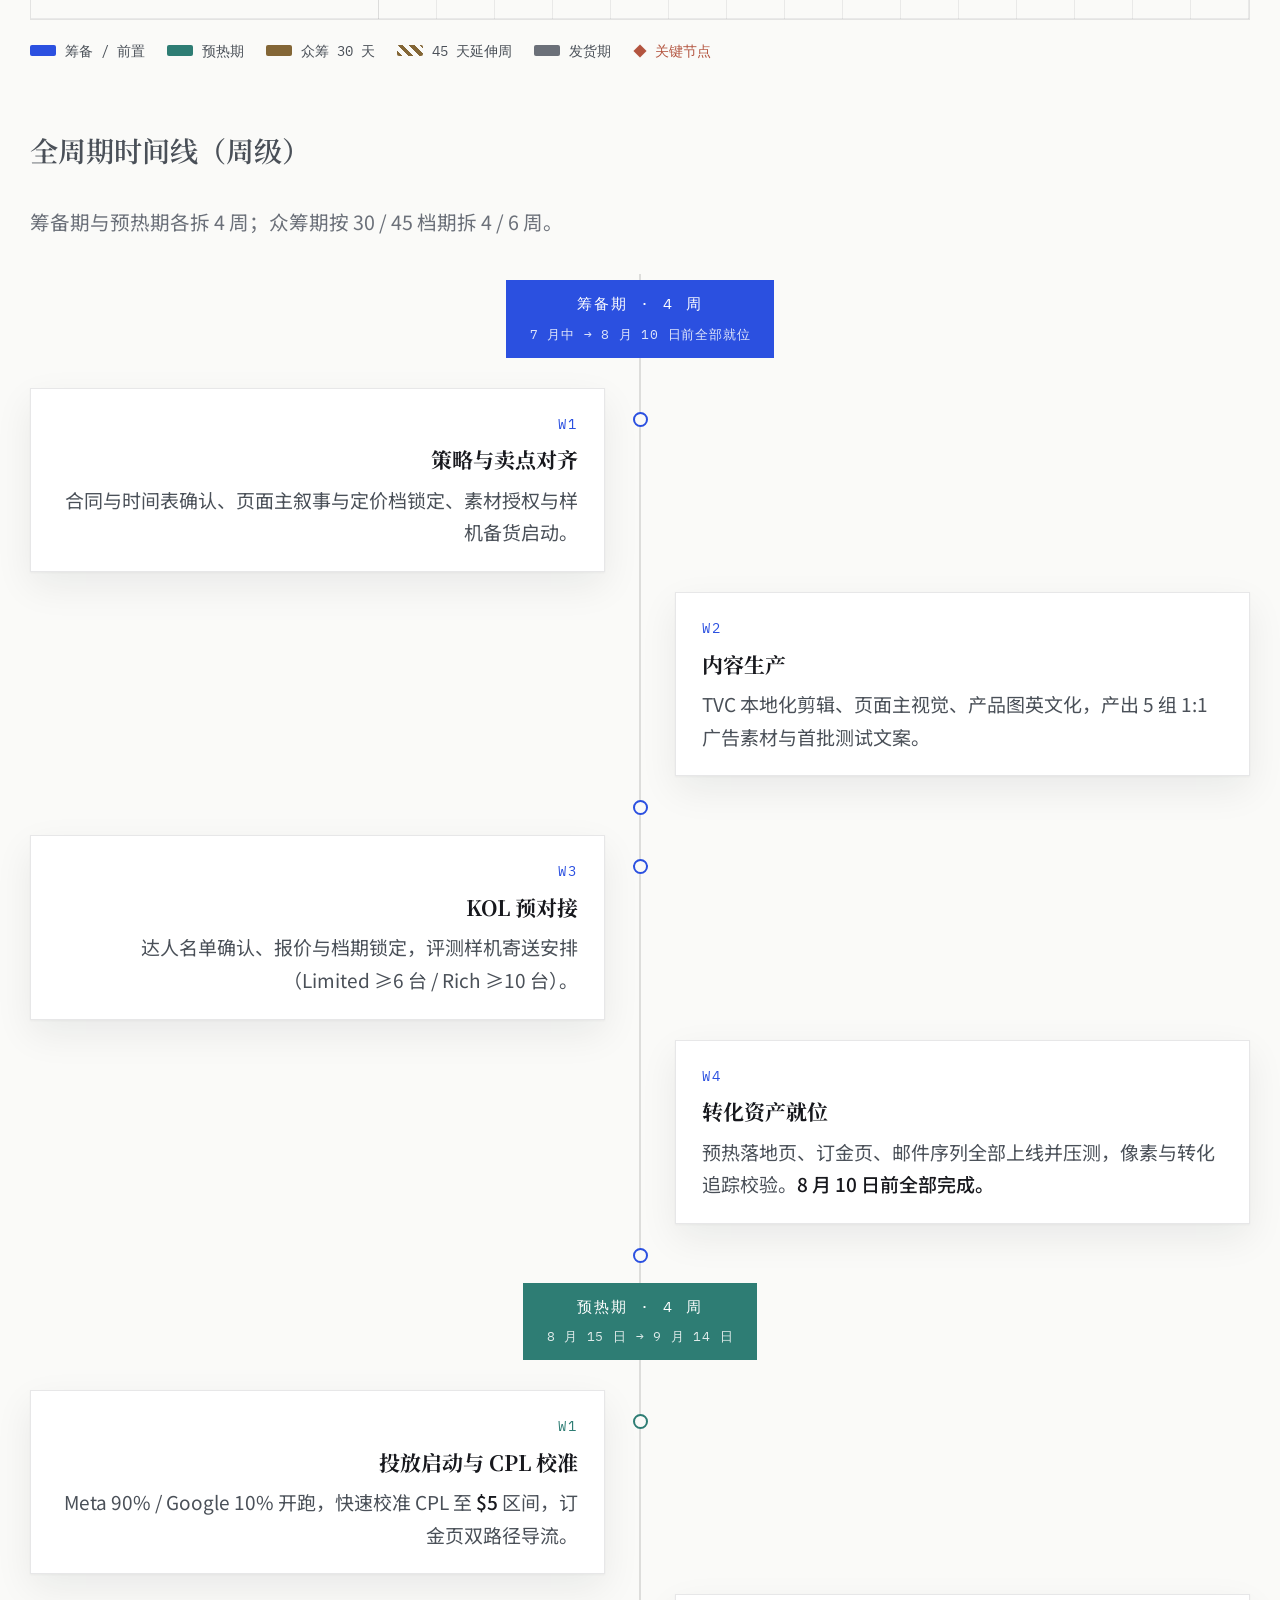
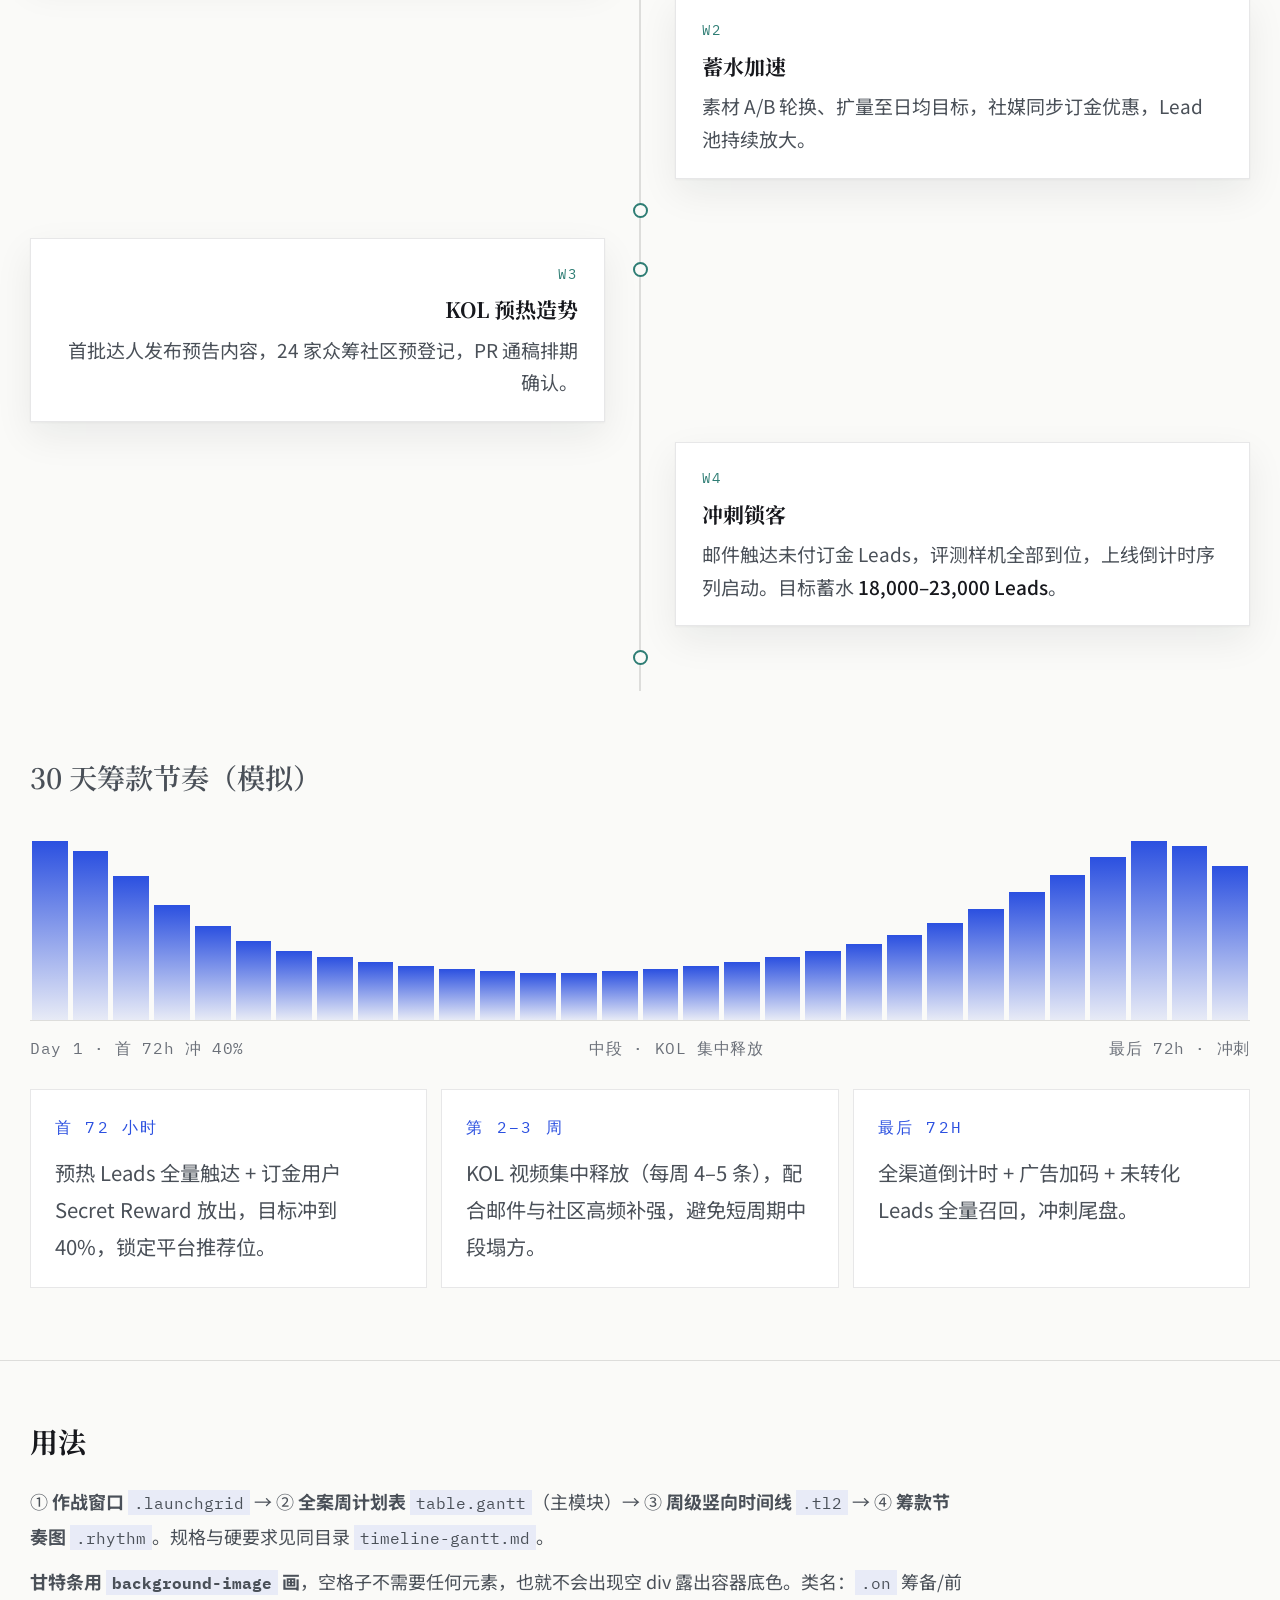
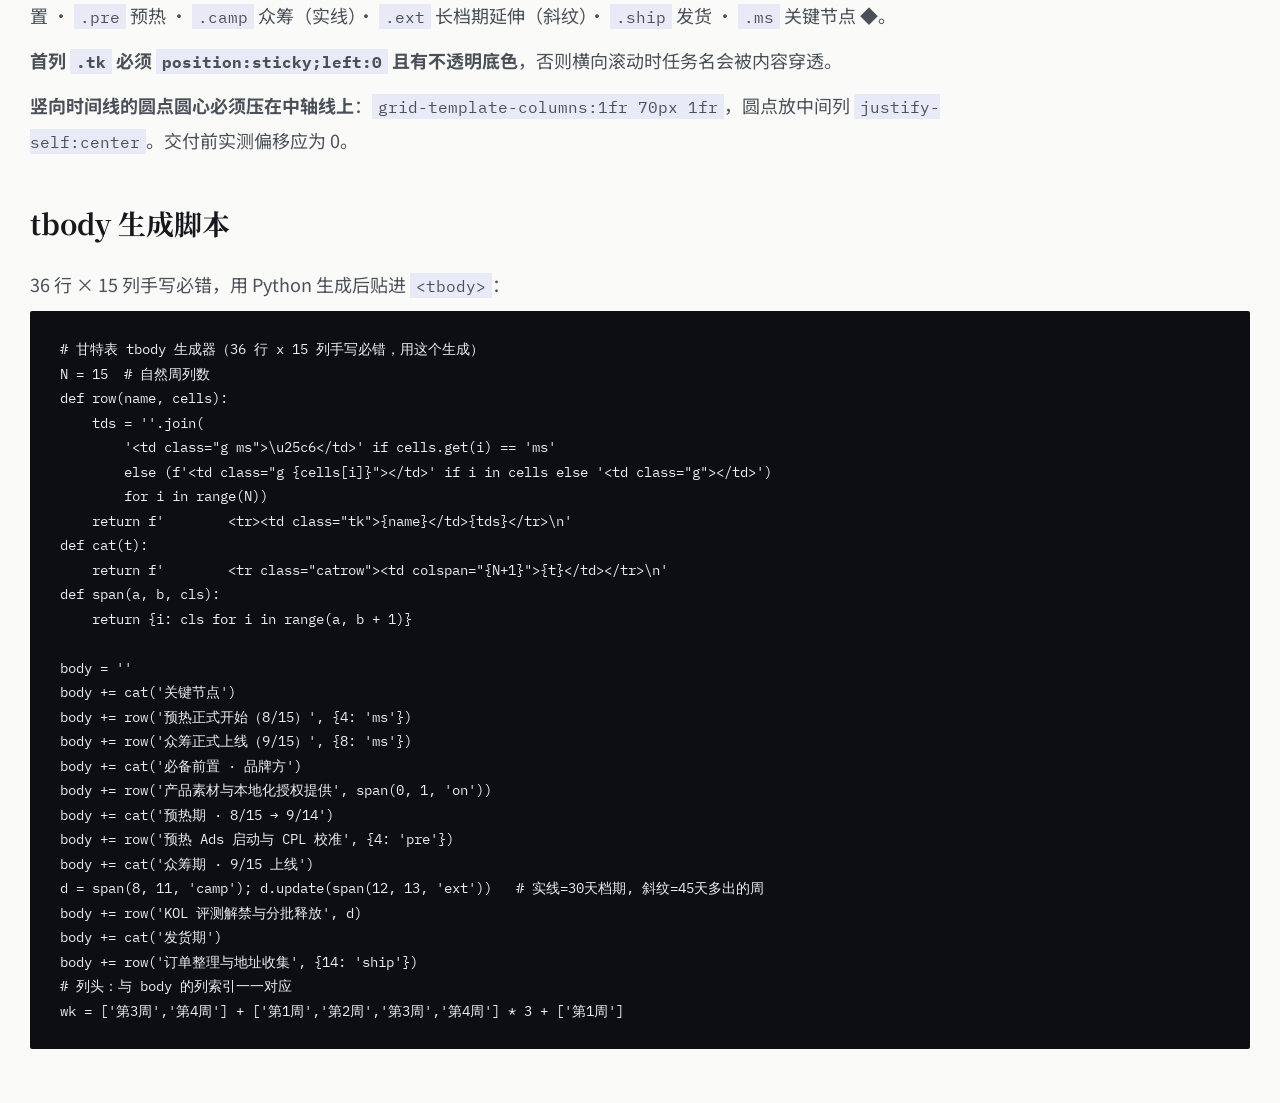
<file: skills/proposal-site-bd/site-base/reference/timeline-gantt.html>
<!DOCTYPE html>
<html lang="zh-CN" data-theme="light">
<head>
<meta charset="UTF-8">
<meta name="viewport" content="width=device-width, initial-scale=1.0">
<title>时间线三件套 · 组件母版 — crowdfunding-proposal-site</title>
<link rel="preconnect" href="https://fonts.googleapis.com">
<link rel="preconnect" href="https://fonts.gstatic.com" crossorigin>
<link href="https://fonts.googleapis.com/css2?family=IBM+Plex+Mono:wght@400;500&family=Noto+Sans+SC:wght@400;500;700&family=Noto+Serif+SC:wght@600;700;900&display=swap" rel="stylesheet">
<style>
:root{
  --bg:#FAFAF8; --bg2:#FFFFFF;
  --ink:#17181D; --mut:#4A5058; --faint:#6B7079;
  --hair:rgba(23,24,29,.13); --hair2:rgba(23,24,29,.07);
  --acc:#2B50E0; --acc-dim:rgba(43,80,224,.09);
  --metal:#3A3D45; --card:#FFFFFF; --card-bd:rgba(23,24,29,.1);
  --shadow:0 1px 2px rgba(20,22,28,.04),0 14px 36px rgba(20,22,28,.07);
  --neg:#B3543F; --gold:#836636; --teal:#2E7D74;
  --serif:'Noto Serif SC',Georgia,serif;
  --sans:'Noto Sans SC',-apple-system,'PingFang SC',sans-serif;
  --mono:'IBM Plex Mono','SF Mono',monospace;
}
html[data-theme="dark"]{
  --bg:#0C0E14; --bg2:#141720;
  --ink:#ECEDEF; --mut:#B4B9C2; --faint:#8B909B;
  --hair:rgba(236,237,239,.14); --hair2:rgba(236,237,239,.075);
  --acc:#8FA0F2; --acc-dim:rgba(143,160,242,.16);
  --metal:#CDD1D8; --card:rgba(255,255,255,.04); --card-bd:rgba(255,255,255,.1);
  --shadow:0 1px 2px rgba(0,0,0,.2),0 16px 44px rgba(0,0,0,.4);
  --neg:#D07159; --gold:#C6A968; --teal:#6FC0B5;
}
*{margin:0;padding:0;box-sizing:border-box}
body{font-family:var(--sans);background:var(--bg);color:var(--ink);line-height:1.9;-webkit-font-smoothing:antialiased}
.wrap{max-width:1320px;margin:0 auto;padding:0 30px;width:100%}
section.ch{padding:8vh 0}
.eyebrow{font-family:var(--mono);font-size:17.4px;letter-spacing:.28em;color:var(--acc);text-transform:uppercase;display:flex;align-items:center;gap:14px;margin-bottom:22px}
.eyebrow::after{content:"";height:1px;width:54px;background:var(--hair)}
.eyebrow .zh{color:var(--mut);letter-spacing:.34em}
h2.chname{font-family:var(--serif);font-weight:900;font-size:clamp(48px,6.6vw,94px);line-height:1.08;margin:4px 0 24px}
.sub-t{font-family:var(--serif);font-weight:600;font-size:clamp(26.2px,2.2vw,34px);line-height:1.6;color:var(--mut);max-width:24em;margin-top:64px;margin-bottom:30px}
.note{font-size:19.6px;color:var(--faint);line-height:1.9;max-width:48em}
.rv{opacity:1}
.readme{max-width:1320px;margin:0 auto;padding:6vh 30px;border-top:1px solid var(--hair)}
.readme h3{font-family:var(--serif);font-size:28px;margin-bottom:16px}
.readme p{font-size:18px;color:var(--mut);max-width:52em;margin-bottom:10px}
.readme pre{background:#0C0E14;color:#ECEDEF;padding:26px 30px;overflow-x:auto;font-family:var(--mono);font-size:14px;line-height:1.75;border-radius:2px}
.readme code{font-family:var(--mono);font-size:.9em;background:var(--acc-dim);padding:2px 6px}
/* ---------- launch 0-48h grid ---------- */
.launchgrid{display:grid;grid-template-columns:repeat(3,1fr);gap:10px;margin-top:40px}
.lstep{border:1px solid var(--card-bd);background:var(--card);padding:22px 18px;border-top:2px solid var(--hair)}
.lstep.t0{border-top-color:var(--acc)}
.lstep.t48{border-top-color:var(--teal)}
.lstep .lt{font-family:var(--mono);font-size:18.8px;font-weight:500;letter-spacing:.06em;color:var(--ink);margin-bottom:12px}
.lstep.t0 .lt{color:var(--acc)}.lstep.t48 .lt{color:var(--teal)}
.lstep p{font-size:18.1px;color:var(--mut);line-height:1.7}
@media(max-width:900px){.launchgrid{grid-template-columns:repeat(2,1fr)}}
@media(max-width:520px){.launchgrid{grid-template-columns:1fr 1fr}}

/* vertical timeline */
.tline{margin-top:44px;position:relative;padding-left:34px}
.tline::before{content:"";position:absolute;left:9px;top:6px;bottom:6px;width:2px;background:var(--hair)}
.tnode{position:relative;padding:0 0 40px}
.tnode:last-child{padding-bottom:0}
.tnode::before{content:"";position:absolute;left:-30px;top:6px;width:12px;height:12px;border-radius:50%;background:var(--bg);border:2px solid var(--acc)}
.tnode .tph{font-family:var(--mono);font-size:16.7px;letter-spacing:.16em;text-transform:uppercase;color:var(--acc);margin-bottom:6px}
.tnode .tdate{font-family:var(--mono);font-size:17.4px;color:var(--faint);margin-bottom:10px}
.tnode h4{font-family:var(--serif);font-weight:700;font-size:26.2px;margin-bottom:10px}
.tnode p{font-size:20.3px;color:var(--mut);line-height:1.85;max-width:44em}
.tnode p b{color:var(--ink);font-weight:500}

/* 60-day funding rhythm */
.rhythm{margin-top:40px}
.rbars{display:flex;align-items:flex-end;gap:5px;height:180px;padding:0 2px;border-bottom:1px solid var(--hair)}
.rbars .rb{flex:1;background:linear-gradient(180deg,var(--acc),var(--acc-dim));min-height:6px;transition:height 1s cubic-bezier(.4,0,.2,1);transform-origin:bottom}
.rlabels{display:flex;justify-content:space-between;margin-top:12px;font-family:var(--mono);font-size:15.9px;color:var(--faint);letter-spacing:.04em}
.rnotes{display:grid;grid-template-columns:repeat(3,1fr);gap:14px;margin-top:26px}
.rnote{border:1px solid var(--card-bd);background:var(--card);padding:22px 24px}
.rnote .rk{font-family:var(--mono);font-size:15.9px;letter-spacing:.14em;color:var(--acc);text-transform:uppercase;margin-bottom:12px}
.rnote p{font-size:20.3px;color:var(--mut);line-height:1.82}
@media(max-width:820px){.rnotes{grid-template-columns:1fr}}

/* ---------- master weekly gantt ---------- */
.gwrap{overflow-x:auto;margin-top:30px;border:1px solid var(--card-bd);background:var(--bg)}
table.gantt{border-collapse:collapse;min-width:1180px;width:100%}
table.gantt th,table.gantt td{border-bottom:1px solid var(--hair2)}
table.gantt thead th{background:var(--card);font-family:var(--mono);font-weight:500;font-size:14px;letter-spacing:.04em;color:var(--faint);padding:9px 4px;text-align:center;white-space:nowrap;border-right:1px solid var(--hair2)}
table.gantt thead th.ph{color:#fff;font-size:13px;letter-spacing:.14em;text-transform:uppercase}
table.gantt thead th.ph.p1{background:var(--acc)}
table.gantt thead th.ph.p2{background:var(--teal)}
table.gantt thead th.ph.p3{background:var(--gold)}
table.gantt thead th.ph.p4{background:var(--faint)}
table.gantt thead th.mo{color:var(--ink);font-size:15px}
table.gantt th.tk,table.gantt td.tk{text-align:left;padding:11px 18px;min-width:290px;position:sticky;left:0;z-index:2;border-right:1px solid var(--hair)}
table.gantt th.tk{background:var(--card)}
table.gantt td.tk{background:var(--bg);color:var(--ink);font-size:17px;white-space:nowrap}
table.gantt tr.catrow td{font-family:var(--mono);font-size:14px;letter-spacing:.14em;text-transform:uppercase;color:#fff;background:var(--metal);padding:8px 18px;position:sticky;left:0}
table.gantt td.g{width:58px;padding:0;height:36px;border-right:1px solid var(--hair2);background-repeat:no-repeat;background-position:center}
table.gantt td.g.on{background-image:linear-gradient(var(--acc),var(--acc));background-size:calc(100% - 8px) 13px}
table.gantt td.g.pre{background-image:linear-gradient(var(--teal),var(--teal));background-size:calc(100% - 8px) 13px}
table.gantt td.g.camp{background-image:linear-gradient(var(--gold),var(--gold));background-size:calc(100% - 8px) 13px}
table.gantt td.g.ext{background-image:repeating-linear-gradient(45deg,var(--gold) 0 4px,transparent 4px 8px);background-size:calc(100% - 8px) 13px}
table.gantt td.g.ship{background-image:linear-gradient(var(--faint),var(--faint));background-size:calc(100% - 8px) 13px}
table.gantt td.g.ms{color:var(--neg);text-align:center;font-size:17px;line-height:36px}
.glegend{display:flex;flex-wrap:wrap;gap:22px;margin-top:18px;font-family:var(--mono);font-size:14px;color:var(--mut)}
.glegend span{display:flex;align-items:center;gap:9px}
.glegend i{width:26px;height:11px;display:inline-block;border-radius:2px}
@media(max-width:860px){table.gantt th.tk,table.gantt td.tk{min-width:210px;position:static}}

/* ---------- week-level vertical timeline (mind-map) ---------- */
.tl2{position:relative;margin-top:34px;padding:6px 0}
.tl2::before{content:"";position:absolute;left:50%;top:0;bottom:0;width:2px;background:var(--hair);transform:translateX(-50%)}
.tl2-ph{position:relative;z-index:2;width:max-content;max-width:90%;margin:0 auto 30px;background:var(--acc);color:#fff;font-family:var(--mono);font-size:15px;letter-spacing:.16em;text-transform:uppercase;padding:10px 24px;text-align:center}
.tl2-ph small{display:block;font-size:13px;letter-spacing:.06em;opacity:.85;margin-top:4px;text-transform:none}
.tl2-ph.teal{background:var(--teal)}.tl2-ph.gold{background:var(--gold)}
.tl2-wk{position:relative;display:grid;grid-template-columns:1fr 70px 1fr;align-items:start;margin-bottom:20px}
.tl2-wk .dot{grid-column:2;justify-self:center;width:15px;height:15px;border-radius:50%;background:var(--bg);border:2px solid var(--acc);margin-top:24px;z-index:2;transition:background .9s}
.tl2-wk.teal .dot{border-color:var(--teal)}.tl2-wk.gold .dot{border-color:var(--gold)}
.tl2-wk .card{border:1px solid var(--card-bd);background:var(--card);padding:22px 26px;box-shadow:var(--shadow)}
.tl2-wk.l .card{grid-column:1;text-align:right}
.tl2-wk.r .card{grid-column:3}
.tl2-wk .wk{font-family:var(--mono);font-size:14px;letter-spacing:.14em;color:var(--acc);margin-bottom:8px}
.tl2-wk.teal .wk{color:var(--teal)}.tl2-wk.gold .wk{color:var(--gold)}
.tl2-wk h5{font-family:var(--serif);font-weight:700;font-size:21px;line-height:1.4;margin-bottom:9px;color:var(--ink)}
.tl2-wk p{font-size:19px;color:var(--mut);line-height:1.72}
.tl2-wk p b{color:var(--ink);font-weight:500}
@media(max-width:860px){
  .tl2::before{left:8px;transform:none}
  .tl2-wk{grid-template-columns:30px 1fr;margin-bottom:16px}
  .tl2-wk .dot{grid-column:1;justify-self:start;margin-top:22px}
  .tl2-wk.l .card,.tl2-wk.r .card{grid-column:2;text-align:left}
  .tl2-ph{margin-left:0}
}

/* 60-day funding rhythm */
.rhythm{margin-top:40px}
.rbars{display:flex;align-items:flex-end;gap:5px;height:180px;padding:0 2px;border-bottom:1px solid var(--hair)}
.rbars .rb{flex:1;background:linear-gradient(180deg,var(--acc),var(--acc-dim));min-height:6px;transition:height 1s cubic-bezier(.4,0,.2,1);transform-origin:bottom}
.rlabels{display:flex;justify-content:space-between;margin-top:12px;font-family:var(--mono);font-size:15.9px;color:var(--faint);letter-spacing:.04em}
.rnotes{display:grid;grid-template-columns:repeat(3,1fr);gap:14px;margin-top:26px}
.rnote{border:1px solid var(--card-bd);background:var(--card);padding:22px 24px}
.rnote .rk{font-family:var(--mono);font-size:15.9px;letter-spacing:.14em;color:var(--acc);text-transform:uppercase;margin-bottom:12px}
.rnote p{font-size:20.3px;color:var(--mut);line-height:1.82}
@media(max-width:820px){.rnotes{grid-template-columns:1fr}}

</style>
</head>
<body>

<section class="ch"><div class="wrap">
  <div class="eyebrow">09 <span class="zh">Timeline &amp; Launch</span></div>
  <h2 class="chname">时间线与上线执行</h2>
  <p class="note" style="margin-bottom:8px">组件母版：四个模块按此顺序出现。数据为 LumiSleep D1 示例，替换内容即可复用。</p>

    <h3 class="sub-t rv">上线 0–48h 作战窗口</h3>
    <div class="launchgrid rv" style="--d:.06s">
      <div class="lstep"><div class="lt">T-72h</div><p>KOL 评测解禁、媒体通稿分发，预热用户收到上线提醒。</p></div>
      <div class="lstep"><div class="lt">T-24h</div><p>邮件序列首轮触达，社群预热帖与倒计时。</p></div>
      <div class="lstep t0"><div class="lt">T0 · 上线</div><p>KS 正式上线，全渠道推送，订金用户 Secret Reward 链接放出。</p></div>
      <div class="lstep"><div class="lt">T+2h</div><p>早鸟抢购监控，实时调度库存档位与文案。</p></div>
      <div class="lstep"><div class="lt">T+6h</div><p>上线期广告全量开启，再营销池全部激活。</p></div>
      <div class="lstep t48"><div class="lt">T+48h</div><p>目标达成 30%（约 $600K），进入稳定增长期。</p></div>
    </div>

    <h3 class="sub-t rv">全案周计划表</h3>
    <p class="note rv" style="margin-bottom:6px">按自然周排布的全案甘特：含品牌方必备前置与发货期。众筹期实线为 30 天档期，斜纹为选择 45 天时的延伸周。</p>
    <div class="gwrap rv" style="--d:.06s">
      <table class="gantt">
        <thead>
          <tr><th class="tk" rowspan="3">任务</th><th class="ph p1" colspan="4">筹备期</th><th class="ph p2" colspan="4">预热期</th><th class="ph p3" colspan="6">众筹期</th><th class="ph p4" colspan="1">发货期</th></tr>
          <tr><th class="mo" colspan="2">7 月</th><th class="mo" colspan="4">8 月</th><th class="mo" colspan="4">9 月</th><th class="mo" colspan="4">10 月</th><th class="mo" colspan="1">11 月</th></tr>
          <tr><th>第3周</th><th>第4周</th><th>第1周</th><th>第2周</th><th>第3周</th><th>第4周</th><th>第1周</th><th>第2周</th><th>第3周</th><th>第4周</th><th>第1周</th><th>第2周</th><th>第3周</th><th>第4周</th><th>第1周</th></tr>
        </thead>
        <tbody>
        <tr class="catrow"><td colspan="16">关键节点</td></tr>
        <tr><td class="tk">预热正式开始（8/15）</td><td class="g"></td><td class="g"></td><td class="g"></td><td class="g"></td><td class="g ms">◆</td><td class="g"></td><td class="g"></td><td class="g"></td><td class="g"></td><td class="g"></td><td class="g"></td><td class="g"></td><td class="g"></td><td class="g"></td><td class="g"></td></tr>
        <tr><td class="tk">众筹正式上线（9/15）</td><td class="g"></td><td class="g"></td><td class="g"></td><td class="g"></td><td class="g"></td><td class="g"></td><td class="g"></td><td class="g"></td><td class="g ms">◆</td><td class="g"></td><td class="g"></td><td class="g"></td><td class="g"></td><td class="g"></td><td class="g"></td></tr>
        <tr><td class="tk">30 天档期结束（10/14）</td><td class="g"></td><td class="g"></td><td class="g"></td><td class="g"></td><td class="g"></td><td class="g"></td><td class="g"></td><td class="g"></td><td class="g"></td><td class="g"></td><td class="g"></td><td class="g ms">◆</td><td class="g"></td><td class="g"></td><td class="g"></td></tr>
        <tr><td class="tk">45 天档期结束（10/29）</td><td class="g"></td><td class="g"></td><td class="g"></td><td class="g"></td><td class="g"></td><td class="g"></td><td class="g"></td><td class="g"></td><td class="g"></td><td class="g"></td><td class="g"></td><td class="g"></td><td class="g"></td><td class="g ms">◆</td><td class="g"></td></tr>
        <tr class="catrow"><td colspan="16">必备前置 · 品牌方</td></tr>
        <tr><td class="tk">产品素材与本地化授权提供</td><td class="g on"></td><td class="g on"></td><td class="g"></td><td class="g"></td><td class="g"></td><td class="g"></td><td class="g"></td><td class="g"></td><td class="g"></td><td class="g"></td><td class="g"></td><td class="g"></td><td class="g"></td><td class="g"></td><td class="g"></td></tr>
        <tr><td class="tk">评测样机备货（≥6 / ≥10 台）</td><td class="g"></td><td class="g on"></td><td class="g on"></td><td class="g on"></td><td class="g"></td><td class="g"></td><td class="g"></td><td class="g"></td><td class="g"></td><td class="g"></td><td class="g"></td><td class="g"></td><td class="g"></td><td class="g"></td><td class="g"></td></tr>
        <tr class="catrow"><td colspan="16">筹备期 · 7 月中 → 8/10</td></tr>
        <tr><td class="tk">合同、时间表与卖点对齐</td><td class="g on"></td><td class="g"></td><td class="g"></td><td class="g"></td><td class="g"></td><td class="g"></td><td class="g"></td><td class="g"></td><td class="g"></td><td class="g"></td><td class="g"></td><td class="g"></td><td class="g"></td><td class="g"></td><td class="g"></td></tr>
        <tr><td class="tk">定价与 Reward 结构确认</td><td class="g"></td><td class="g on"></td><td class="g"></td><td class="g"></td><td class="g"></td><td class="g"></td><td class="g"></td><td class="g"></td><td class="g"></td><td class="g"></td><td class="g"></td><td class="g"></td><td class="g"></td><td class="g"></td><td class="g"></td></tr>
        <tr><td class="tk">TVC 本地化剪辑与页面主视觉</td><td class="g"></td><td class="g on"></td><td class="g on"></td><td class="g"></td><td class="g"></td><td class="g"></td><td class="g"></td><td class="g"></td><td class="g"></td><td class="g"></td><td class="g"></td><td class="g"></td><td class="g"></td><td class="g"></td><td class="g"></td></tr>
        <tr><td class="tk">5 组 1:1 广告素材产出</td><td class="g"></td><td class="g"></td><td class="g on"></td><td class="g"></td><td class="g"></td><td class="g"></td><td class="g"></td><td class="g"></td><td class="g"></td><td class="g"></td><td class="g"></td><td class="g"></td><td class="g"></td><td class="g"></td><td class="g"></td></tr>
        <tr><td class="tk">预热落地页与订金页制作</td><td class="g"></td><td class="g"></td><td class="g on"></td><td class="g on"></td><td class="g"></td><td class="g"></td><td class="g"></td><td class="g"></td><td class="g"></td><td class="g"></td><td class="g"></td><td class="g"></td><td class="g"></td><td class="g"></td><td class="g"></td></tr>
        <tr><td class="tk">邮件序列与转化追踪校验</td><td class="g"></td><td class="g"></td><td class="g"></td><td class="g on"></td><td class="g"></td><td class="g"></td><td class="g"></td><td class="g"></td><td class="g"></td><td class="g"></td><td class="g"></td><td class="g"></td><td class="g"></td><td class="g"></td><td class="g"></td></tr>
        <tr><td class="tk">KOL 名单确认与档期锁定</td><td class="g"></td><td class="g on"></td><td class="g on"></td><td class="g on"></td><td class="g"></td><td class="g"></td><td class="g"></td><td class="g"></td><td class="g"></td><td class="g"></td><td class="g"></td><td class="g"></td><td class="g"></td><td class="g"></td><td class="g"></td></tr>
        <tr class="catrow"><td colspan="16">预热期 · 8/15 → 9/14</td></tr>
        <tr><td class="tk">预热 Ads 启动与 CPL 校准</td><td class="g"></td><td class="g"></td><td class="g"></td><td class="g"></td><td class="g pre"></td><td class="g"></td><td class="g"></td><td class="g"></td><td class="g"></td><td class="g"></td><td class="g"></td><td class="g"></td><td class="g"></td><td class="g"></td><td class="g"></td></tr>
        <tr><td class="tk">素材 A/B 轮换与扩量</td><td class="g"></td><td class="g"></td><td class="g"></td><td class="g"></td><td class="g"></td><td class="g pre"></td><td class="g pre"></td><td class="g"></td><td class="g"></td><td class="g"></td><td class="g"></td><td class="g"></td><td class="g"></td><td class="g"></td><td class="g"></td></tr>
        <tr><td class="tk">订金页双路径导流</td><td class="g"></td><td class="g"></td><td class="g"></td><td class="g"></td><td class="g pre"></td><td class="g pre"></td><td class="g pre"></td><td class="g pre"></td><td class="g"></td><td class="g"></td><td class="g"></td><td class="g"></td><td class="g"></td><td class="g"></td><td class="g"></td></tr>
        <tr><td class="tk">社媒运营与互动内容</td><td class="g"></td><td class="g"></td><td class="g"></td><td class="g"></td><td class="g pre"></td><td class="g pre"></td><td class="g pre"></td><td class="g pre"></td><td class="g"></td><td class="g"></td><td class="g"></td><td class="g"></td><td class="g"></td><td class="g"></td><td class="g"></td></tr>
        <tr><td class="tk">评测样机寄送至 KOL</td><td class="g"></td><td class="g"></td><td class="g"></td><td class="g"></td><td class="g pre"></td><td class="g pre"></td><td class="g"></td><td class="g"></td><td class="g"></td><td class="g"></td><td class="g"></td><td class="g"></td><td class="g"></td><td class="g"></td><td class="g"></td></tr>
        <tr><td class="tk">KOL 预热造势内容</td><td class="g"></td><td class="g"></td><td class="g"></td><td class="g"></td><td class="g"></td><td class="g"></td><td class="g pre"></td><td class="g"></td><td class="g"></td><td class="g"></td><td class="g"></td><td class="g"></td><td class="g"></td><td class="g"></td><td class="g"></td></tr>
        <tr><td class="tk">众筹社区预登记（24 家）</td><td class="g"></td><td class="g"></td><td class="g"></td><td class="g"></td><td class="g"></td><td class="g"></td><td class="g pre"></td><td class="g"></td><td class="g"></td><td class="g"></td><td class="g"></td><td class="g"></td><td class="g"></td><td class="g"></td><td class="g"></td></tr>
        <tr><td class="tk">众筹页面制作与优化</td><td class="g"></td><td class="g"></td><td class="g"></td><td class="g"></td><td class="g"></td><td class="g pre"></td><td class="g pre"></td><td class="g pre"></td><td class="g"></td><td class="g"></td><td class="g"></td><td class="g"></td><td class="g"></td><td class="g"></td><td class="g"></td></tr>
        <tr><td class="tk">上线前 EDM（一周 / 48h / 24h）</td><td class="g"></td><td class="g"></td><td class="g"></td><td class="g"></td><td class="g"></td><td class="g"></td><td class="g"></td><td class="g pre"></td><td class="g"></td><td class="g"></td><td class="g"></td><td class="g"></td><td class="g"></td><td class="g"></td><td class="g"></td></tr>
        <tr><td class="tk">页面与 Reward 最终确认</td><td class="g"></td><td class="g"></td><td class="g"></td><td class="g"></td><td class="g"></td><td class="g"></td><td class="g"></td><td class="g pre"></td><td class="g"></td><td class="g"></td><td class="g"></td><td class="g"></td><td class="g"></td><td class="g"></td><td class="g"></td></tr>
        <tr class="catrow"><td colspan="16">众筹期 · 9/15 上线</td></tr>
        <tr><td class="tk">KOL 评测解禁与分批释放</td><td class="g"></td><td class="g"></td><td class="g"></td><td class="g"></td><td class="g"></td><td class="g"></td><td class="g"></td><td class="g"></td><td class="g camp"></td><td class="g camp"></td><td class="g camp"></td><td class="g camp"></td><td class="g ext"></td><td class="g ext"></td><td class="g"></td></tr>
        <tr><td class="tk">上线期 Ads 投放与再营销</td><td class="g"></td><td class="g"></td><td class="g"></td><td class="g"></td><td class="g"></td><td class="g"></td><td class="g"></td><td class="g"></td><td class="g camp"></td><td class="g camp"></td><td class="g camp"></td><td class="g camp"></td><td class="g ext"></td><td class="g ext"></td><td class="g"></td></tr>
        <tr><td class="tk">项目上线与首 72h 冲刺</td><td class="g"></td><td class="g"></td><td class="g"></td><td class="g"></td><td class="g"></td><td class="g"></td><td class="g"></td><td class="g"></td><td class="g camp"></td><td class="g"></td><td class="g"></td><td class="g"></td><td class="g"></td><td class="g"></td><td class="g"></td></tr>
        <tr><td class="tk">首日流量与转化分析</td><td class="g"></td><td class="g"></td><td class="g"></td><td class="g"></td><td class="g"></td><td class="g"></td><td class="g"></td><td class="g"></td><td class="g camp"></td><td class="g"></td><td class="g"></td><td class="g"></td><td class="g"></td><td class="g"></td><td class="g"></td></tr>
        <tr><td class="tk">每周复盘与预算再分配</td><td class="g"></td><td class="g"></td><td class="g"></td><td class="g"></td><td class="g"></td><td class="g"></td><td class="g"></td><td class="g"></td><td class="g"></td><td class="g camp"></td><td class="g camp"></td><td class="g camp"></td><td class="g ext"></td><td class="g ext"></td><td class="g"></td></tr>
        <tr><td class="tk">PR 通稿与众筹社区补强</td><td class="g"></td><td class="g"></td><td class="g"></td><td class="g"></td><td class="g"></td><td class="g"></td><td class="g"></td><td class="g"></td><td class="g"></td><td class="g camp"></td><td class="g camp"></td><td class="g"></td><td class="g"></td><td class="g"></td><td class="g"></td></tr>
        <tr><td class="tk">结束前 EDM 冲刺</td><td class="g"></td><td class="g"></td><td class="g"></td><td class="g"></td><td class="g"></td><td class="g"></td><td class="g"></td><td class="g"></td><td class="g"></td><td class="g"></td><td class="g"></td><td class="g camp"></td><td class="g"></td><td class="g ext"></td><td class="g"></td></tr>
        <tr><td class="tk">项目结束与 Update 发布</td><td class="g"></td><td class="g"></td><td class="g"></td><td class="g"></td><td class="g"></td><td class="g"></td><td class="g"></td><td class="g"></td><td class="g"></td><td class="g"></td><td class="g"></td><td class="g camp"></td><td class="g"></td><td class="g ext"></td><td class="g"></td></tr>
        <tr class="catrow"><td colspan="16">发货期</td></tr>
        <tr><td class="tk">订单整理与地址收集</td><td class="g"></td><td class="g"></td><td class="g"></td><td class="g"></td><td class="g"></td><td class="g"></td><td class="g"></td><td class="g"></td><td class="g"></td><td class="g"></td><td class="g"></td><td class="g"></td><td class="g"></td><td class="g"></td><td class="g ship"></td></tr>
        <tr><td class="tk">发货通知与生产排期确认</td><td class="g"></td><td class="g"></td><td class="g"></td><td class="g"></td><td class="g"></td><td class="g"></td><td class="g"></td><td class="g"></td><td class="g"></td><td class="g"></td><td class="g"></td><td class="g"></td><td class="g"></td><td class="g"></td><td class="g ship"></td></tr>
        </tbody>
      </table>
    </div>
    <div class="glegend rv">
      <span><i style="background:var(--acc)"></i>筹备 / 前置</span>
      <span><i style="background:var(--teal)"></i>预热期</span>
      <span><i style="background:var(--gold)"></i>众筹 30 天</span>
      <span><i style="background:repeating-linear-gradient(45deg,var(--gold) 0 4px,transparent 4px 8px)"></i>45 天延伸周</span>
      <span><i style="background:var(--faint)"></i>发货期</span>
      <span style="color:var(--neg)">◆ 关键节点</span>
    </div>

  <h3 class="sub-t">全周期时间线（周级）</h3>
  <p class="note" style="margin-bottom:22px">筹备期与预热期各拆 4 周；众筹期按 30 / 45 档期拆 4 / 6 周。</p>
    <div class="tl2 rv" style="--d:.06s">
<div class="tl2-ph">筹备期 · 4 周<small>7 月中 → 8 月 10 日前全部就位</small></div>
      <div class="tl2-wk l">
        <div class="card"><div class="wk">W1</div><h5>策略与卖点对齐</h5><p>合同与时间表确认、页面主叙事与定价档锁定、素材授权与样机备货启动。</p></div>
        <span class="dot"></span>
      </div>
      <div class="tl2-wk r">
        <div class="card"><div class="wk">W2</div><h5>内容生产</h5><p>TVC 本地化剪辑、页面主视觉、产品图英文化，产出 5 组 1:1 广告素材与首批测试文案。</p></div>
        <span class="dot"></span>
      </div>
      <div class="tl2-wk l">
        <div class="card"><div class="wk">W3</div><h5>KOL 预对接</h5><p>达人名单确认、报价与档期锁定，评测样机寄送安排（Limited ≥6 台 / Rich ≥10 台）。</p></div>
        <span class="dot"></span>
      </div>
      <div class="tl2-wk r">
        <div class="card"><div class="wk">W4</div><h5>转化资产就位</h5><p>预热落地页、订金页、邮件序列全部上线并压测，像素与转化追踪校验。<b>8 月 10 日前全部完成。</b></p></div>
        <span class="dot"></span>
      </div>
      <div class="tl2-ph teal">预热期 · 4 周<small>8 月 15 日 → 9 月 14 日</small></div>
      <div class="tl2-wk l teal">
        <div class="card"><div class="wk">W1</div><h5>投放启动与 CPL 校准</h5><p>Meta 90% / Google 10% 开跑，快速校准 CPL 至 <b>$5</b> 区间，订金页双路径导流。</p></div>
        <span class="dot"></span>
      </div>
      <div class="tl2-wk r teal">
        <div class="card"><div class="wk">W2</div><h5>蓄水加速</h5><p>素材 A/B 轮换、扩量至日均目标，社媒同步订金优惠，Lead 池持续放大。</p></div>
        <span class="dot"></span>
      </div>
      <div class="tl2-wk l teal">
        <div class="card"><div class="wk">W3</div><h5>KOL 预热造势</h5><p>首批达人发布预告内容，24 家众筹社区预登记，PR 通稿排期确认。</p></div>
        <span class="dot"></span>
      </div>
      <div class="tl2-wk r teal">
        <div class="card"><div class="wk">W4</div><h5>冲刺锁客</h5><p>邮件触达未付订金 Leads，评测样机全部到位，上线倒计时序列启动。目标蓄水 <b>18,000–23,000 Leads</b>。</p></div>
        <span class="dot"></span>
      </div>
    </div>

      <h3 class="sub-t">30 天筹款节奏（模拟）</h3>
      <div class="rhythm">
        <div class="rbars"><div class="rb" style="height:100%"></div><div class="rb" style="height:94%"></div><div class="rb" style="height:80%"></div><div class="rb" style="height:64%"></div><div class="rb" style="height:52%"></div><div class="rb" style="height:44%"></div><div class="rb" style="height:38%"></div><div class="rb" style="height:35%"></div><div class="rb" style="height:32%"></div><div class="rb" style="height:30%"></div><div class="rb" style="height:28%"></div><div class="rb" style="height:27%"></div><div class="rb" style="height:26%"></div><div class="rb" style="height:26%"></div><div class="rb" style="height:27%"></div><div class="rb" style="height:28%"></div><div class="rb" style="height:30%"></div><div class="rb" style="height:32%"></div><div class="rb" style="height:35%"></div><div class="rb" style="height:38%"></div><div class="rb" style="height:42%"></div><div class="rb" style="height:47%"></div><div class="rb" style="height:54%"></div><div class="rb" style="height:62%"></div><div class="rb" style="height:71%"></div><div class="rb" style="height:81%"></div><div class="rb" style="height:91%"></div><div class="rb" style="height:100%"></div><div class="rb" style="height:97%"></div><div class="rb" style="height:86%"></div></div>
        <div class="rlabels"><span>Day 1 · 首 72h 冲 40%</span><span>中段 · KOL 集中释放</span><span>最后 72h · 冲刺</span></div>
        <div class="rnotes">
          <div class="rnote"><div class="rk">首 72 小时</div><p>预热 Leads 全量触达 + 订金用户 Secret Reward 放出，目标冲到 40%，锁定平台推荐位。</p></div>
          <div class="rnote"><div class="rk">第 2–3 周</div><p>KOL 视频集中释放（每周 4–5 条），配合邮件与社区高频补强，避免短周期中段塌方。</p></div>
          <div class="rnote"><div class="rk">最后 72h</div><p>全渠道倒计时 + 广告加码 + 未转化 Leads 全量召回，冲刺尾盘。</p></div>
        </div>
      </div>

</div></section>

<div class="readme">
  <h3>用法</h3>
  <p>① <b>作战窗口</b> <code>.launchgrid</code> → ② <b>全案周计划表</b> <code>table.gantt</code>（主模块）→ ③ <b>周级竖向时间线</b> <code>.tl2</code> → ④ <b>筹款节奏图</b> <code>.rhythm</code>。规格与硬要求见同目录 <code>timeline-gantt.md</code>。</p>
  <p><b>甘特条用 <code>background-image</code> 画</b>，空格子不需要任何元素，也就不会出现空 div 露出容器底色。类名：<code>.on</code> 筹备/前置 · <code>.pre</code> 预热 · <code>.camp</code> 众筹（实线）· <code>.ext</code> 长档期延伸（斜纹）· <code>.ship</code> 发货 · <code>.ms</code> 关键节点 ◆。</p>
  <p><b>首列 <code>.tk</code> 必须 <code>position:sticky;left:0</code> 且有不透明底色</b>，否则横向滚动时任务名会被内容穿透。</p>
  <p><b>竖向时间线的圆点圆心必须压在中轴线上</b>：<code>grid-template-columns:1fr 70px 1fr</code>，圆点放中间列 <code>justify-self:center</code>。交付前实测偏移应为 0。</p>
  <h3 style="margin-top:40px">tbody 生成脚本</h3>
  <p>36 行 × 15 列手写必错，用 Python 生成后贴进 <code>&lt;tbody&gt;</code>：</p>
  <pre># 甘特表 tbody 生成器（36 行 x 15 列手写必错，用这个生成）
N = 15  # 自然周列数
def row(name, cells):
    tds = ''.join(
        '&lt;td class="g ms"&gt;\u25c6&lt;/td&gt;' if cells.get(i) == 'ms'
        else (f'&lt;td class="g {cells[i]}"&gt;&lt;/td&gt;' if i in cells else '&lt;td class="g"&gt;&lt;/td&gt;')
        for i in range(N))
    return f'        &lt;tr&gt;&lt;td class="tk"&gt;{name}&lt;/td&gt;{tds}&lt;/tr&gt;\n'
def cat(t):
    return f'        &lt;tr class="catrow"&gt;&lt;td colspan="{N+1}"&gt;{t}&lt;/td&gt;&lt;/tr&gt;\n'
def span(a, b, cls):
    return {i: cls for i in range(a, b + 1)}

body = ''
body += cat('关键节点')
body += row('预热正式开始（8/15）', {4: 'ms'})
body += row('众筹正式上线（9/15）', {8: 'ms'})
body += cat('必备前置 · 品牌方')
body += row('产品素材与本地化授权提供', span(0, 1, 'on'))
body += cat('预热期 · 8/15 → 9/14')
body += row('预热 Ads 启动与 CPL 校准', {4: 'pre'})
body += cat('众筹期 · 9/15 上线')
d = span(8, 11, 'camp'); d.update(span(12, 13, 'ext'))   # 实线=30天档期, 斜纹=45天多出的周
body += row('KOL 评测解禁与分批释放', d)
body += cat('发货期')
body += row('订单整理与地址收集', {14: 'ship'})
# 列头：与 body 的列索引一一对应
wk = ['第3周','第4周'] + ['第1周','第2周','第3周','第4周'] * 3 + ['第1周']
</pre>
</div>

</body>
</html>
</file>
